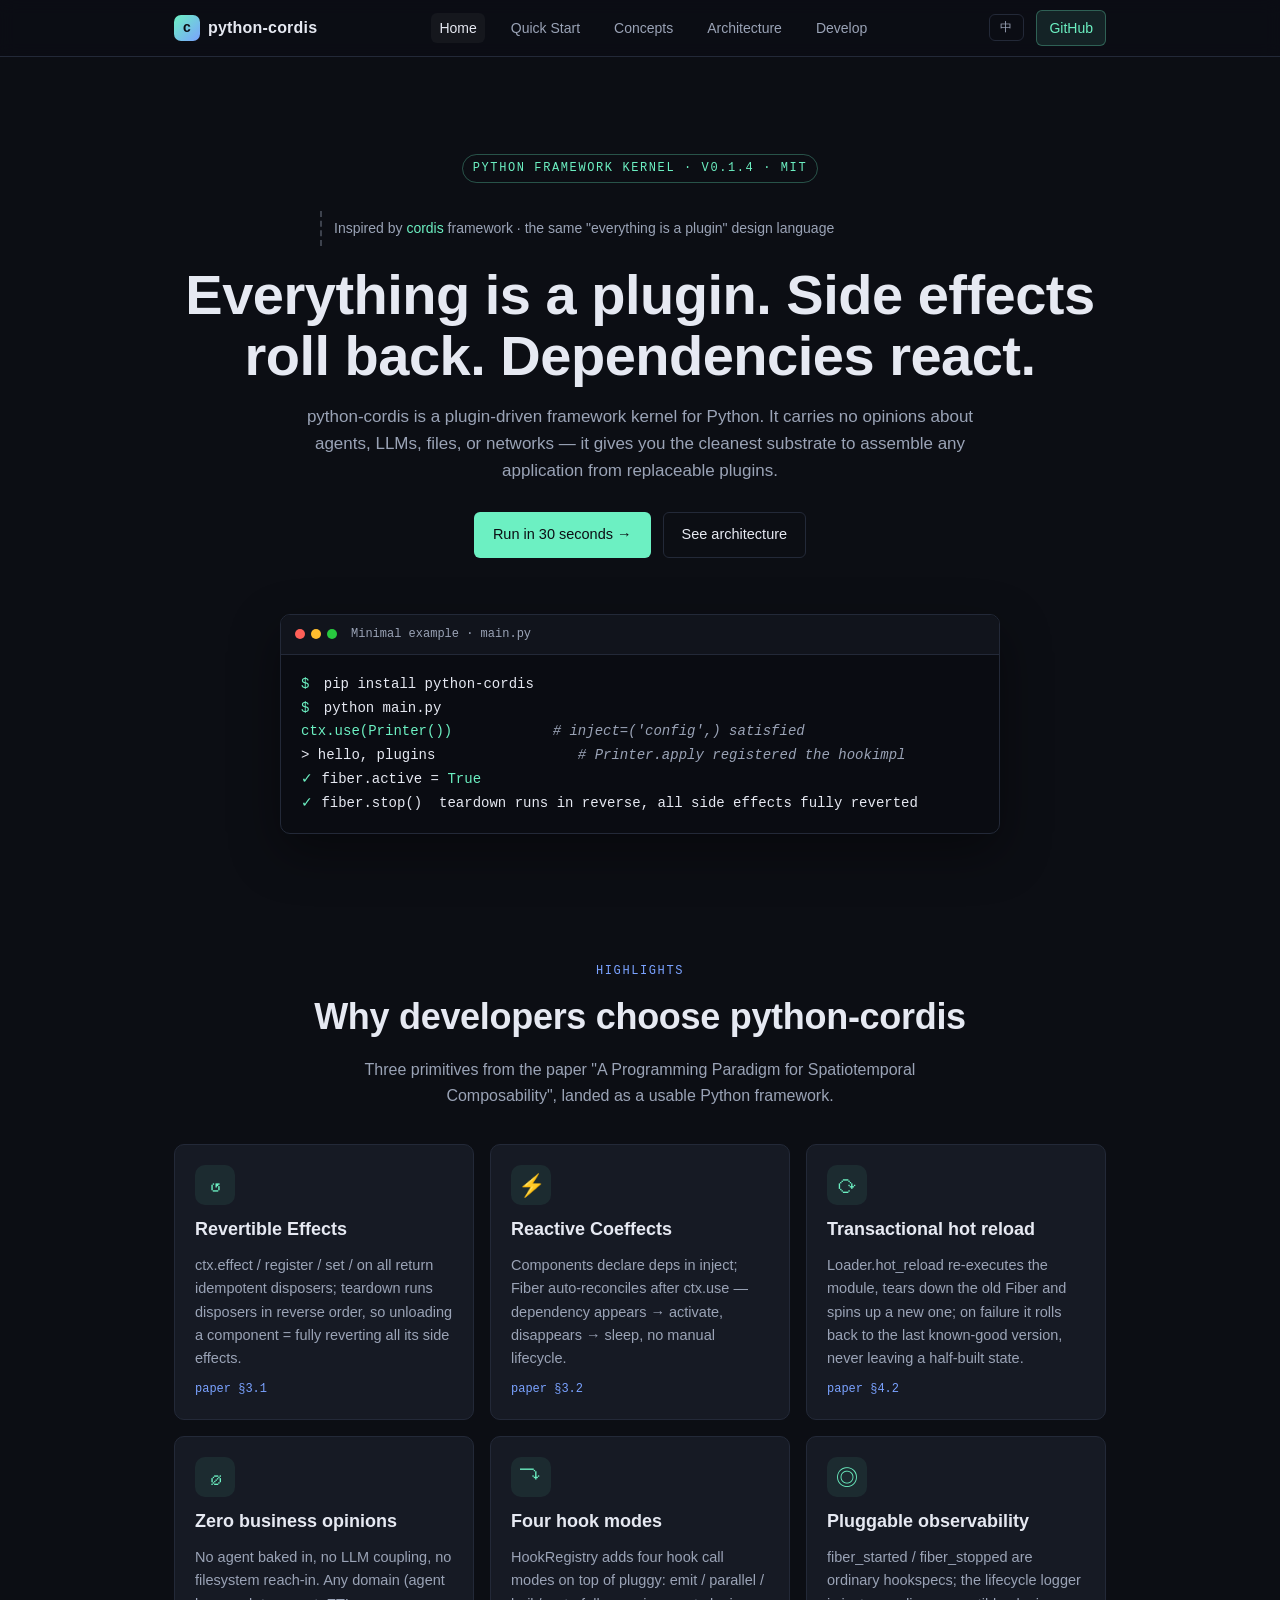
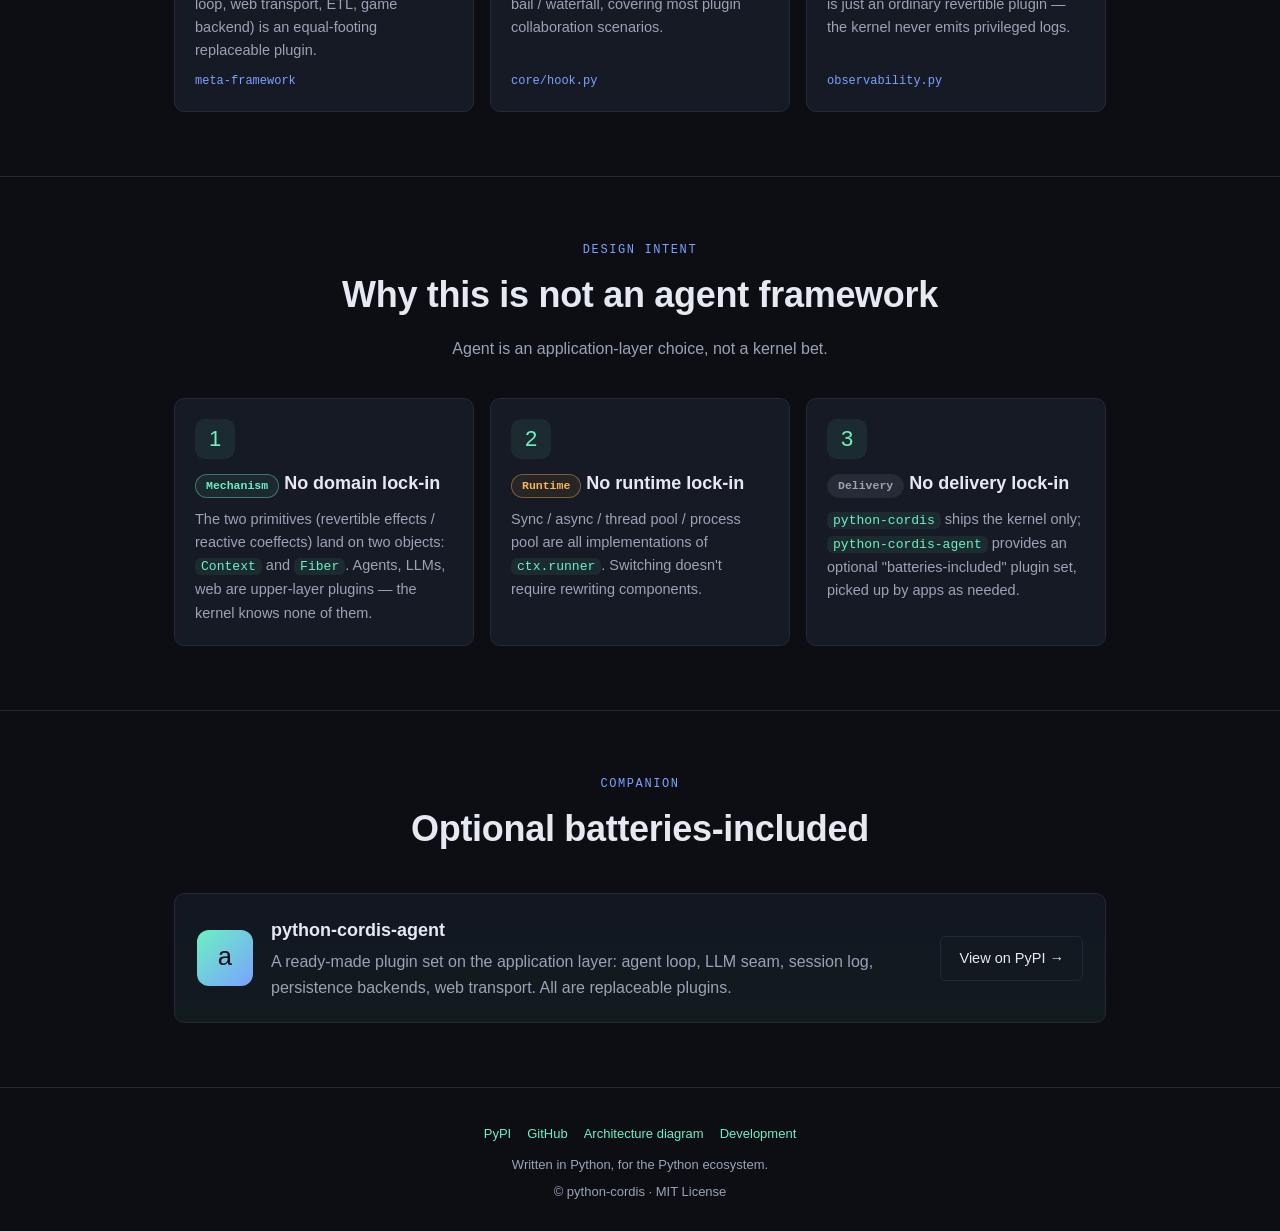
<file: site/index.html>
<!doctype html>
<html lang="zh-CN">
<head>
  <meta charset="utf-8" />
  <meta name="viewport" content="width=device-width, initial-scale=1" />
  <title>python-cordis · Plugin-driven framework kernel for Python</title>
  <meta name="description" content="python-cordis: everything is a plugin. Revertible effects, reactive coeffects, transactional hot reload. A zero-opinion meta-framework kernel." />
  <link rel="stylesheet" href="assets/style.css" />
  <script src="assets/i18n.js" defer></script>
</head>
<body>

<nav class="nav">
  <div class="wrap nav-inner">
    <a class="brand" href="index.html">
      <span class="brand-mark">c</span>
      <span>python-cordis</span>
    </a>
    <div class="nav-links">
      <a href="index.html"        data-i18n="nav.home"></a>
      <a href="quickstart.html"   data-i18n="nav.start"></a>
      <a href="concepts.html"     data-i18n="nav.concepts"></a>
      <a href="architecture.html" data-i18n="nav.arch"></a>
      <a href="dev.html"          data-i18n="nav.dev"></a>
    </div>
    <div class="nav-actions">
      <button class="lang-toggle" data-lang-toggle></button>
      <a class="nav-cta" href="https://github.com/peroxider/python-cordis" data-i18n="nav.cta"></a>
    </div>
  </div>
</nav>

<header class="hero">
  <div class="wrap">
    <div class="hero-eyebrow" data-i18n="hero.kicker"></div>
    <p class="hero-credit" data-i18n-html="hero.credit"></p>
    <h1 data-i18n="hero.title"></h1>
    <p class="hero-tag" data-i18n="hero.tag"></p>
    <div class="hero-cta">
      <a class="btn btn-primary" href="quickstart.html"   data-i18n="hero.cta.primary"></a>
      <a class="btn btn-ghost"   href="architecture.html" data-i18n="hero.cta.ghost"></a>
    </div>

    <div class="terminal">
      <div class="terminal-head">
        <span class="dot r"></span><span class="dot y"></span><span class="dot g"></span>
        <span data-i18n="hero.term.label"></span>
      </div>
      <pre class="terminal-body"><span class="prompt">$</span> pip install python-cordis
<span class="prompt">$</span> python main.py
<span class="hi">ctx.use(Printer())</span>           <span class="com" data-i18n="code.hero.c1"># inject=('config',) 已满足</span>
&gt; hello, plugins                <span class="com" data-i18n="code.hero.c2"># Printer.apply 注册了 hookimpl</span>
<span class="ok">✓</span> fiber.active = <span class="hi">True</span>
<span class="ok">✓</span> fiber.stop()  <span data-i18n="code.hero.c3">拆卸逆序执行,副作用完整撤销</span></pre>
    </div>
  </div>
</header>

<section>
  <div class="wrap">
    <div class="sec-head">
      <div class="kicker" data-i18n="feat.kicker"></div>
      <h2 data-i18n="feat.title"></h2>
      <p data-i18n="feat.tag"></p>
    </div>

    <div class="cards">
      <div class="card">
        <div class="icon">↺</div>
        <h3 data-i18n="feat.rv.title"></h3>
        <p  data-i18n="feat.rv.desc"></p>
        <span class="ref" data-i18n="feat.rv.ref"></span>
      </div>
      <div class="card">
        <div class="icon">⚡</div>
        <h3 data-i18n="feat.co.title"></h3>
        <p  data-i18n="feat.co.desc"></p>
        <span class="ref" data-i18n="feat.co.ref"></span>
      </div>
      <div class="card">
        <div class="icon">⟳</div>
        <h3 data-i18n="feat.hot.title"></h3>
        <p  data-i18n="feat.hot.desc"></p>
        <span class="ref" data-i18n="feat.hot.ref"></span>
      </div>
      <div class="card">
        <div class="icon">∅</div>
        <h3 data-i18n="feat.meta.title"></h3>
        <p  data-i18n="feat.meta.desc"></p>
        <span class="ref" data-i18n="feat.meta.ref"></span>
      </div>
      <div class="card">
        <div class="icon">⤵</div>
        <h3 data-i18n="feat.hook.title"></h3>
        <p  data-i18n="feat.hook.desc"></p>
        <span class="ref" data-i18n="feat.hook.ref"></span>
      </div>
      <div class="card">
        <div class="icon">◎</div>
        <h3 data-i18n="feat.obs.title"></h3>
        <p  data-i18n="feat.obs.desc"></p>
        <span class="ref" data-i18n="feat.obs.ref"></span>
      </div>
    </div>
  </div>
</section>

<section>
  <div class="wrap">
    <div class="sec-head">
      <div class="kicker" data-i18n="why.kicker"></div>
      <h2 data-i18n="why.title"></h2>
      <p data-i18n="why.tag"></p>
    </div>

    <div class="cards">
      <div class="card">
        <div class="icon">1</div>
        <h3 data-i18n-html="why.c1.title"></h3>
        <p  data-i18n-html="why.c1.desc"></p>
      </div>
      <div class="card">
        <div class="icon">2</div>
        <h3 data-i18n-html="why.c2.title"></h3>
        <p  data-i18n-html="why.c2.desc"></p>
      </div>
      <div class="card">
        <div class="icon">3</div>
        <h3 data-i18n-html="why.c3.title"></h3>
        <p  data-i18n-html="why.c3.desc"></p>
      </div>
    </div>
  </div>
</section>

<section>
  <div class="wrap">
    <div class="sec-head">
      <div class="kicker" data-i18n="comp.kicker"></div>
      <h2 data-i18n="comp.title"></h2>
    </div>

    <div class="banner">
      <div class="banner-icon">a</div>
      <div class="banner-body">
        <h3 data-i18n="comp.banner.h"></h3>
        <p  data-i18n="comp.banner.p"></p>
      </div>
      <a class="btn btn-ghost" href="https://pypi.org/project/python-cordis-agent/"
         data-i18n="comp.banner.a"></a>
    </div>
  </div>
</section>

<footer class="foot">
  <div class="wrap">
    <div class="links">
      <a href="https://pypi.org/project/python-cordis/">PyPI</a>
      <a href="https://github.com/peroxider/python-cordis">GitHub</a>
      <a href="https://github.com/peroxider/python-cordis/blob/master/docs/architecture.mmd">Architecture diagram</a>
      <a href="dev.html">Development</a>
    </div>
    <div data-i18n="foot.tag"></div>
    <div style="margin-top:6px">© python-cordis · <span data-i18n="foot.lic"></span></div>
  </div>
</footer>

<script src="assets/main.js" defer></script>
</body>
</html>
</file>
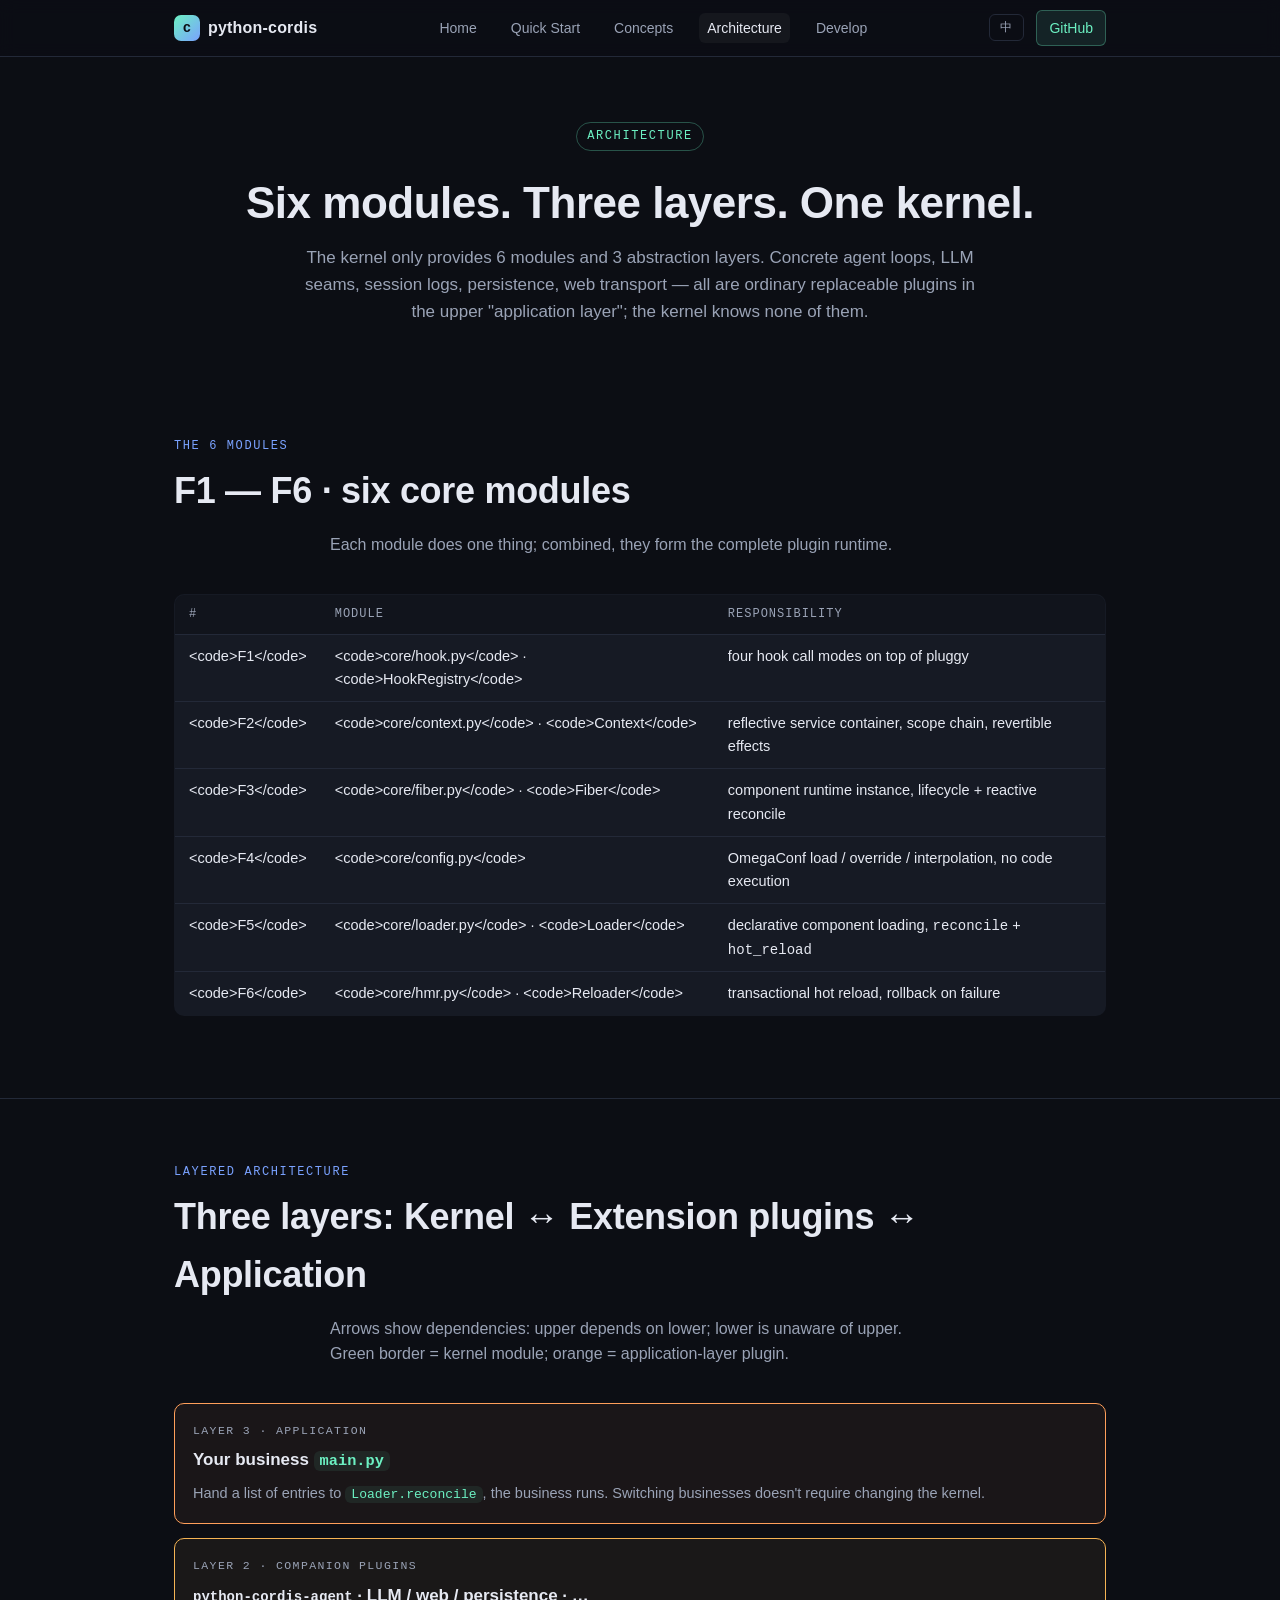
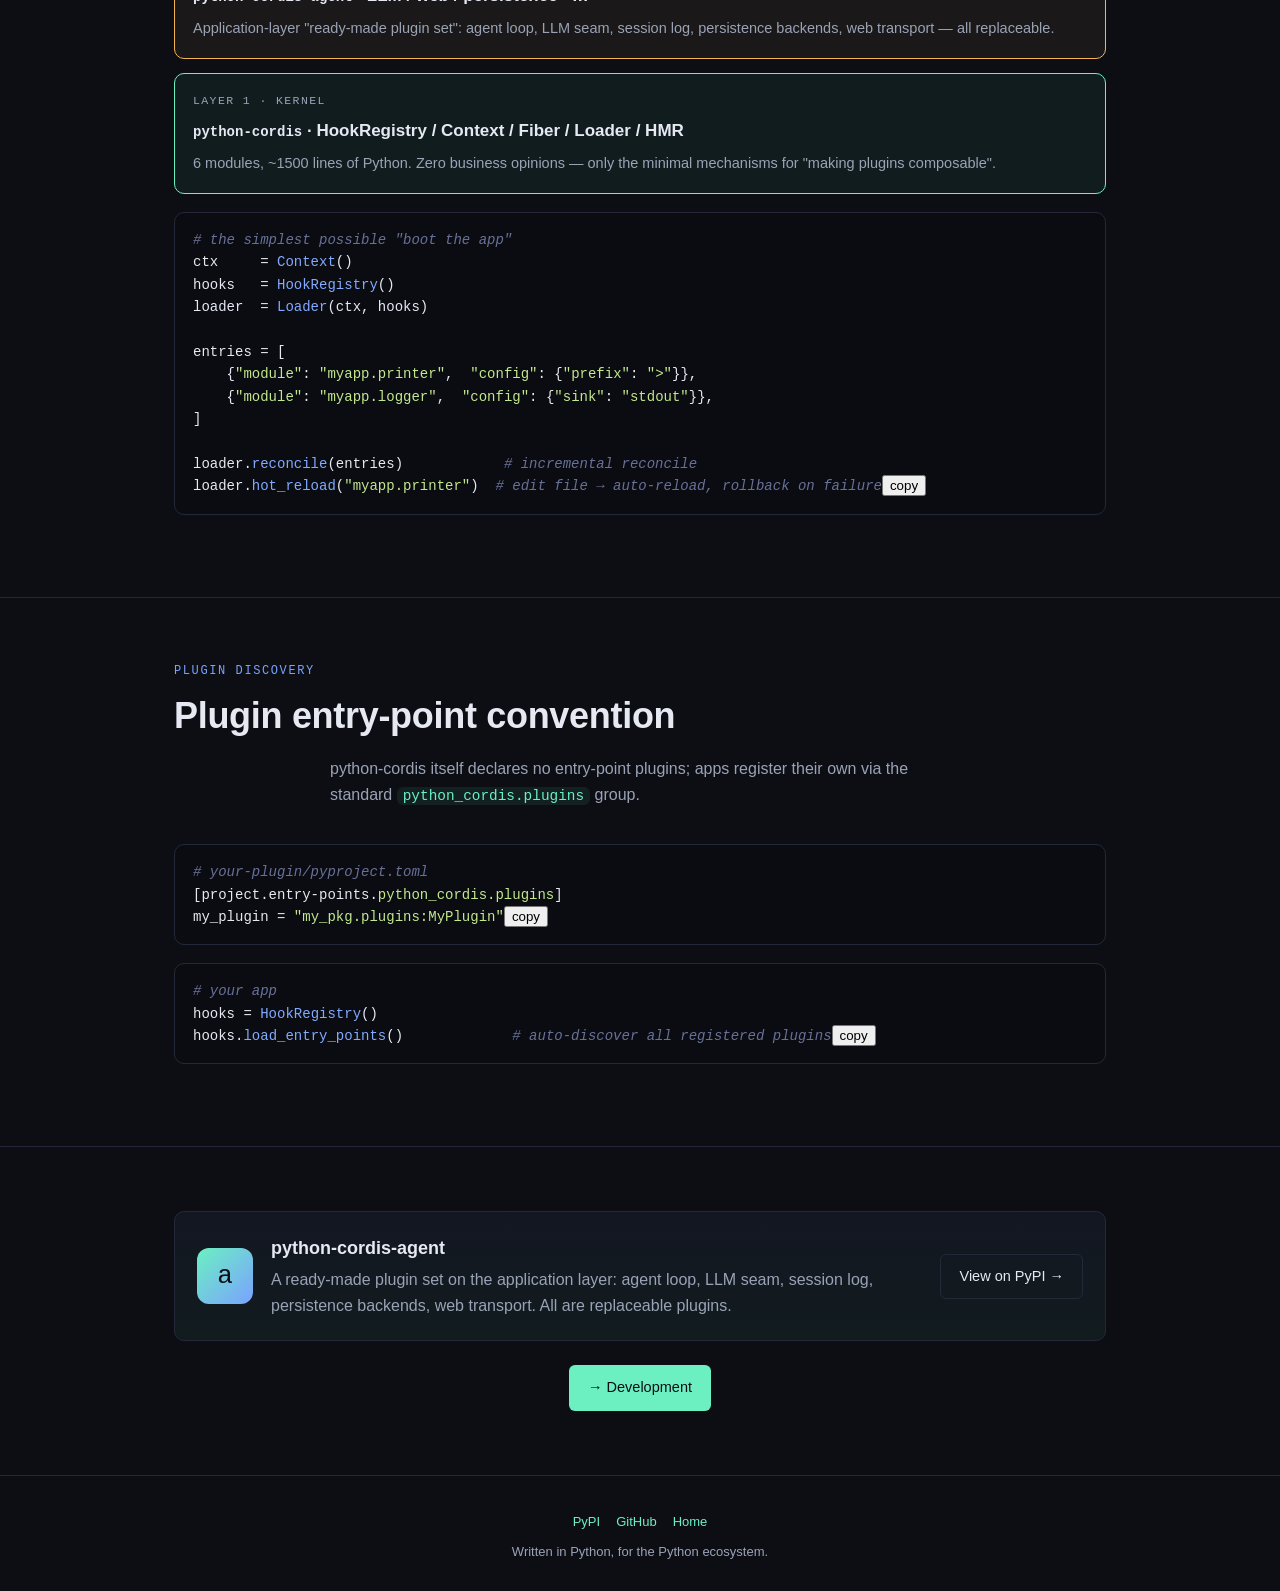
<file: site/architecture.html>
<!doctype html>
<html lang="zh-CN">
<head>
  <meta charset="utf-8" />
  <meta name="viewport" content="width=device-width, initial-scale=1" />
  <title>Architecture · python-cordis</title>
  <meta name="description" content="Six modules (F1–F6), three layers, one kernel. The architecture of python-cordis." />
  <link rel="stylesheet" href="assets/style.css" />
  <script src="assets/i18n.js" defer></script>
</head>
<body>

<nav class="nav">
  <div class="wrap nav-inner">
    <a class="brand" href="index.html">
      <span class="brand-mark">c</span>
      <span>python-cordis</span>
    </a>
    <div class="nav-links">
      <a href="index.html"        data-i18n="nav.home"></a>
      <a href="quickstart.html"   data-i18n="nav.start"></a>
      <a href="concepts.html"     data-i18n="nav.concepts"></a>
      <a href="architecture.html" data-i18n="nav.arch"></a>
      <a href="dev.html"          data-i18n="nav.dev"></a>
    </div>
    <div class="nav-actions">
      <button class="lang-toggle" data-lang-toggle></button>
      <a class="nav-cta" href="https://github.com/peroxider/python-cordis" data-i18n="nav.cta"></a>
    </div>
  </div>
</nav>

<header class="hero" style="padding:64px 0 48px">
  <div class="wrap">
    <div class="hero-eyebrow" data-i18n="nav.arch"></div>
    <h1 style="font-size:clamp(28px,4vw,44px)" data-i18n="arch.h1">Six modules. Three layers. One kernel.</h1>
    <p class="hero-tag" style="margin:0 auto" data-i18n="arch.tag">
      内核只提供 6 个模块、3 个抽象层。具体的 agent 循环、LLM seam、会话日志、持久化、Web 传输
      —— 都是上一层"应用层"的普通可替换插件,内核对它们一无所知。
    </p>
  </div>
</header>

<section>
  <div class="wrap">
    <div class="sec-head" style="text-align:left">
      <div class="kicker" data-i18n="arch.f6.kicker">The 6 modules</div>
      <h2 data-i18n="arch.f6.h2">F1 — F6 · 六个核心模块</h2>
      <p data-i18n="arch.f6.desc">每个模块只做一件事,组合起来就是完整的插件化运行时。</p>
    </div>

    <table>
      <thead>
        <tr><th>#</th><th data-i18n="arch.f6.th.mod">模块</th><th data-i18n="arch.f6.th.dut">职责</th></tr>
      </thead>
      <tbody>
        <tr><td data-i18n="arch.f6.t1.num"><code>F1</code></td><td data-i18n="arch.f6.t1.mod"><code>core/hook.py</code> · <code>HookRegistry</code></td><td data-i18n="arch.f6.t1.dut">pluggy 之上的四种 hook 调用模式</td></tr>
        <tr><td data-i18n="arch.f6.t2.num"><code>F2</code></td><td data-i18n="arch.f6.t2.mod"><code>core/context.py</code> · <code>Context</code></td><td data-i18n="arch.f6.t2.dut">反射式服务容器,scope chain,可逆效应</td></tr>
        <tr><td data-i18n="arch.f6.t3.num"><code>F3</code></td><td data-i18n="arch.f6.t3.mod"><code>core/fiber.py</code> · <code>Fiber</code></td><td data-i18n="arch.f6.t3.dut">组件运行时实例,生命周期 + 反应式 reconcile</td></tr>
        <tr><td data-i18n="arch.f6.t4.num"><code>F4</code></td><td data-i18n="arch.f6.t4.mod"><code>core/config.py</code></td><td data-i18n="arch.f6.t4.dut">OmegaConf 加载/覆盖/插值,无代码执行</td></tr>
        <tr><td data-i18n="arch.f6.t5.num"><code>F5</code></td><td data-i18n="arch.f6.t5.mod"><code>core/loader.py</code> · <code>Loader</code></td><td data-i18n-html="arch.f6.t5.dut">声明式组件加载,<code>reconcile</code> + <code>hot_reload</code></td></tr>
        <tr><td data-i18n="arch.f6.t6.num"><code>F6</code></td><td data-i18n="arch.f6.t6.mod"><code>core/hmr.py</code> · <code>Reloader</code></td><td data-i18n="arch.f6.t6.dut">事务化热重载,失败回滚</td></tr>
      </tbody>
    </table>
  </div>
</section>

<section>
  <div class="wrap">
    <div class="sec-head" style="text-align:left">
      <div class="kicker" data-i18n="arch.layer.kicker">Layered architecture</div>
      <h2 data-i18n="arch.layer.h2">三层:内核 ↔ 扩展插件 ↔ 应用</h2>
      <p data-i18n="arch.layer.desc">箭头方向是依赖关系:上层依赖下层,下层不知道上层的存在。绿色边框 = 内核模块;橙色 = 应用层插件。</p>
    </div>

    <div class="layers">
      <div class="layer app">
        <div class="layer-tag" data-i18n="arch.layer.l3.tag">Layer 3 · Application</div>
        <h4 data-i18n-html="arch.layer.l3.h4">你的业务 <code class="inline">main.py</code></h4>
        <p data-i18n-html="arch.layer.l3.desc">把若干 entry 列表丢给 <code class="inline">Loader.reconcile</code>,业务就跑起来了。换业务不需要改内核。</p>
      </div>
      <div class="layer agent">
        <div class="layer-tag" data-i18n="arch.layer.l2.tag">Layer 2 · Companion plugins</div>
        <h4 data-i18n-html="arch.layer.l2.h4"><code>python-cordis-agent</code> · LLM / web / persistence · …</h4>
        <p data-i18n="arch.layer.l2.desc">应用层的"现成插件集":agent 循环、LLM seam、会话日志、持久化后端、Web 传输,均为可替换插件。</p>
      </div>
      <div class="layer kern">
        <div class="layer-tag" data-i18n="arch.layer.l1.tag">Layer 1 · Kernel</div>
        <h4 data-i18n-html="arch.layer.l1.h4"><code>python-cordis</code> · HookRegistry / Context / Fiber / Loader / HMR</h4>
        <p data-i18n="arch.layer.l1.desc">6 个模块,约 1500 行 Python。零业务预设,只提供"让插件可组合"的最低限度机制。</p>
      </div>
    </div>

<pre class="code"><span class="tk-com" data-i18n="code.arch.c1"># 一次最简单的"启动应用"</span>
ctx     = <span class="tk-cls">Context</span>()
hooks   = <span class="tk-cls">HookRegistry</span>()
loader  = <span class="tk-cls">Loader</span>(ctx, hooks)

entries = [
    {<span class="tk-str">"module"</span>: <span class="tk-str">"myapp.printer"</span>,  <span class="tk-str">"config"</span>: {<span class="tk-str">"prefix"</span>: <span class="tk-str">"&gt;"</span>}},
    {<span class="tk-str">"module"</span>: <span class="tk-str">"myapp.logger"</span>,  <span class="tk-str">"config"</span>: {<span class="tk-str">"sink"</span>: <span class="tk-str">"stdout"</span>}},
]

loader.<span class="tk-fn">reconcile</span>(entries)            <span class="tk-com" data-i18n="code.arch.c2"># 增量 reconcile</span>
loader.<span class="tk-fn">hot_reload</span>(<span class="tk-str">"myapp.printer"</span>)  <span class="tk-com" data-i18n="code.arch.c3"># 改文件 → 自动重载,失败回滚</span></pre>
  </div>
</section>

<section>
  <div class="wrap">
    <div class="sec-head" style="text-align:left">
      <div class="kicker" data-i18n="arch.pe.kicker">Plugin discovery</div>
      <h2 data-i18n="arch.pe.h2">插件入口点约定</h2>
      <p data-i18n-html="arch.pe.desc">python-cordis 自己不声明任何入口点插件;应用通过标准 <code class="inline">python_cordis.plugins</code> group 注册自己的插件。</p>
    </div>

<pre class="code"><span class="tk-com" data-i18n="arch.pe.cap1"># your-plugin/pyproject.toml</span>
[project.entry-points.<span class="tk-str">python_cordis.plugins</span>]
my_plugin = <span class="tk-str">"my_pkg.plugins:MyPlugin"</span></pre>

<pre class="code"><span class="tk-com" data-i18n="arch.pe.cap2"># your app</span>
hooks = <span class="tk-cls">HookRegistry</span>()
hooks.<span class="tk-fn">load_entry_points</span>()             <span class="tk-com" data-i18n="arch.pe.app"># 自动发现所有注册的插件</span></pre>
  </div>
</section>

<section>
  <div class="wrap">
    <div class="banner">
      <div class="banner-icon">a</div>
      <div class="banner-body">
        <h3 data-i18n="comp.banner.h"></h3>
        <p  data-i18n="comp.banner.p"></p>
      </div>
      <a class="btn btn-ghost" href="https://pypi.org/project/python-cordis-agent/"
         data-i18n="comp.banner.a"></a>
    </div>

    <div style="text-align:center; margin-top:24px">
      <a class="btn btn-primary" href="dev.html" data-i18n="arch.cta.dev">→ Development</a>
    </div>
  </div>
</section>

<footer class="foot">
  <div class="wrap">
    <div class="links">
      <a href="https://pypi.org/project/python-cordis/">PyPI</a>
      <a href="https://github.com/peroxider/python-cordis">GitHub</a>
      <a href="index.html" data-i18n="nav.home"></a>
    </div>
    <div data-i18n="foot.tag"></div>
  </div>
</footer>

<script src="assets/main.js" defer></script>
</body>
</html>
</file>
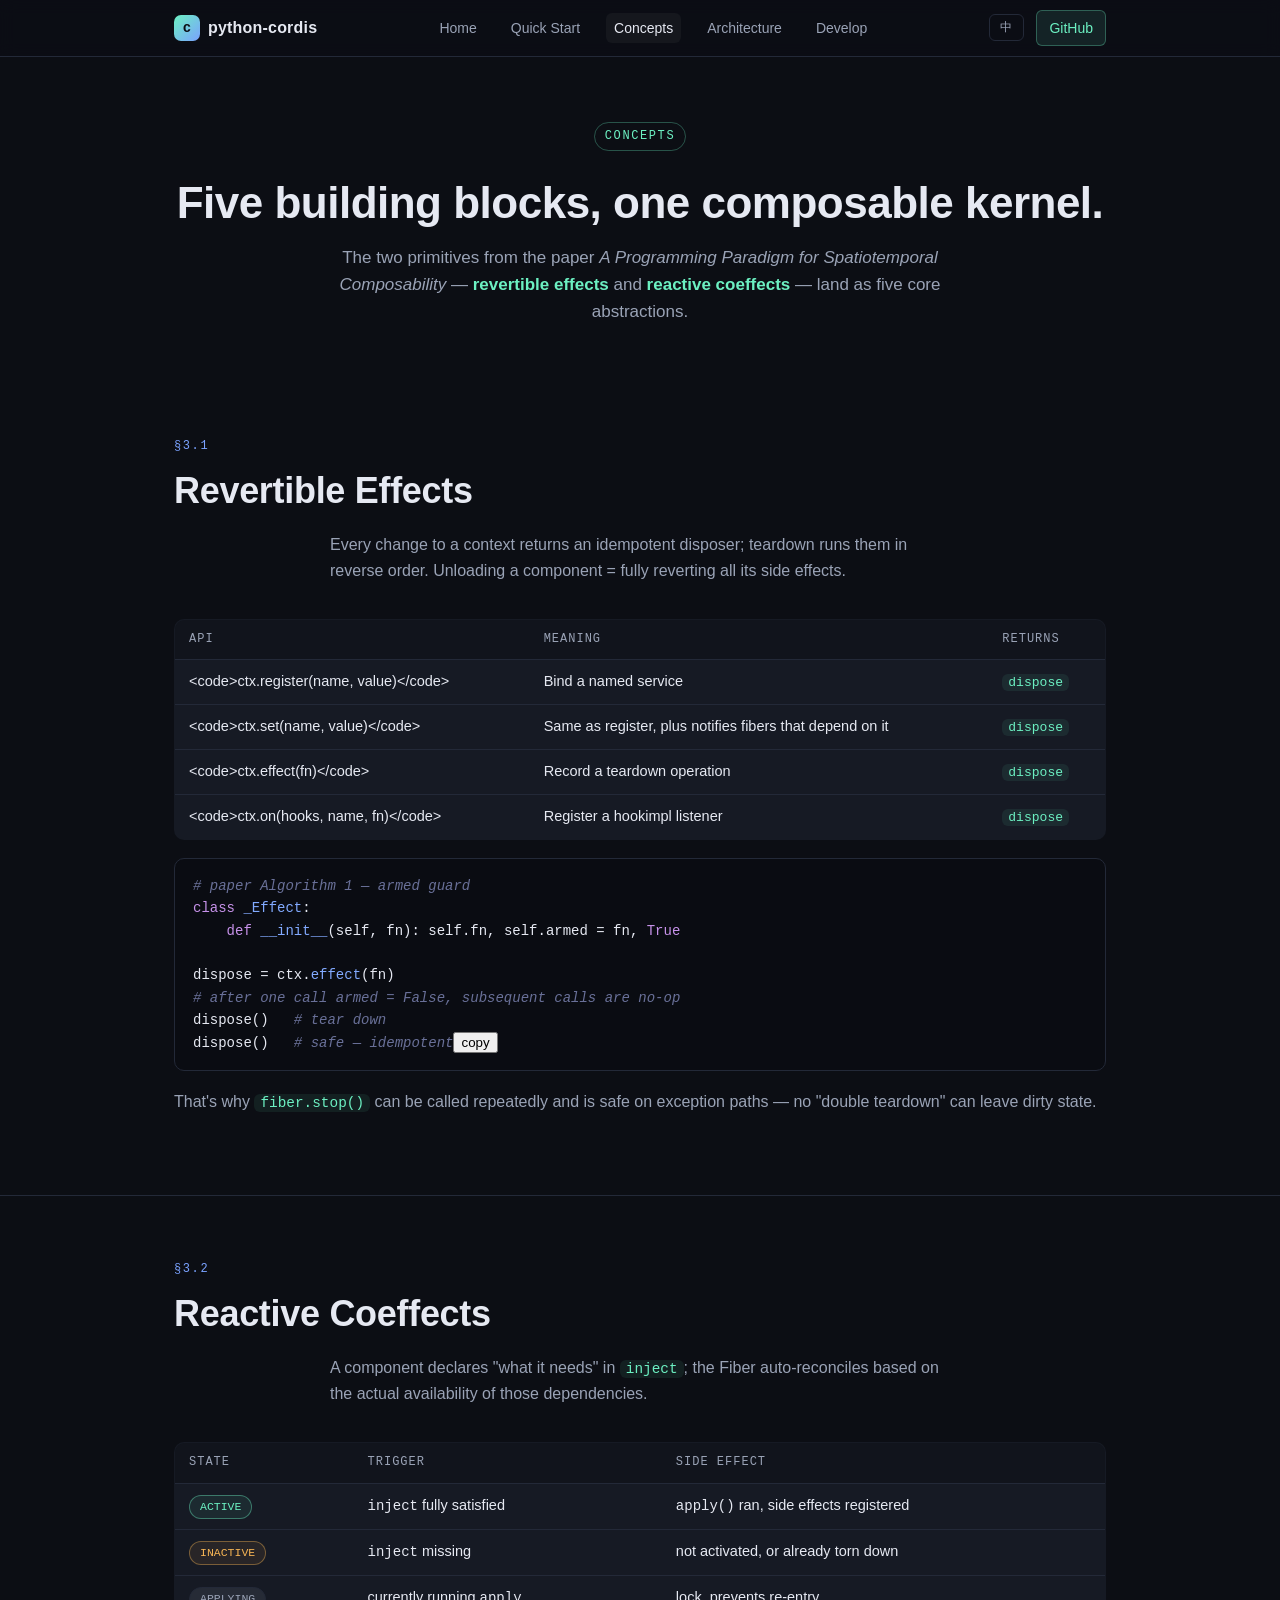
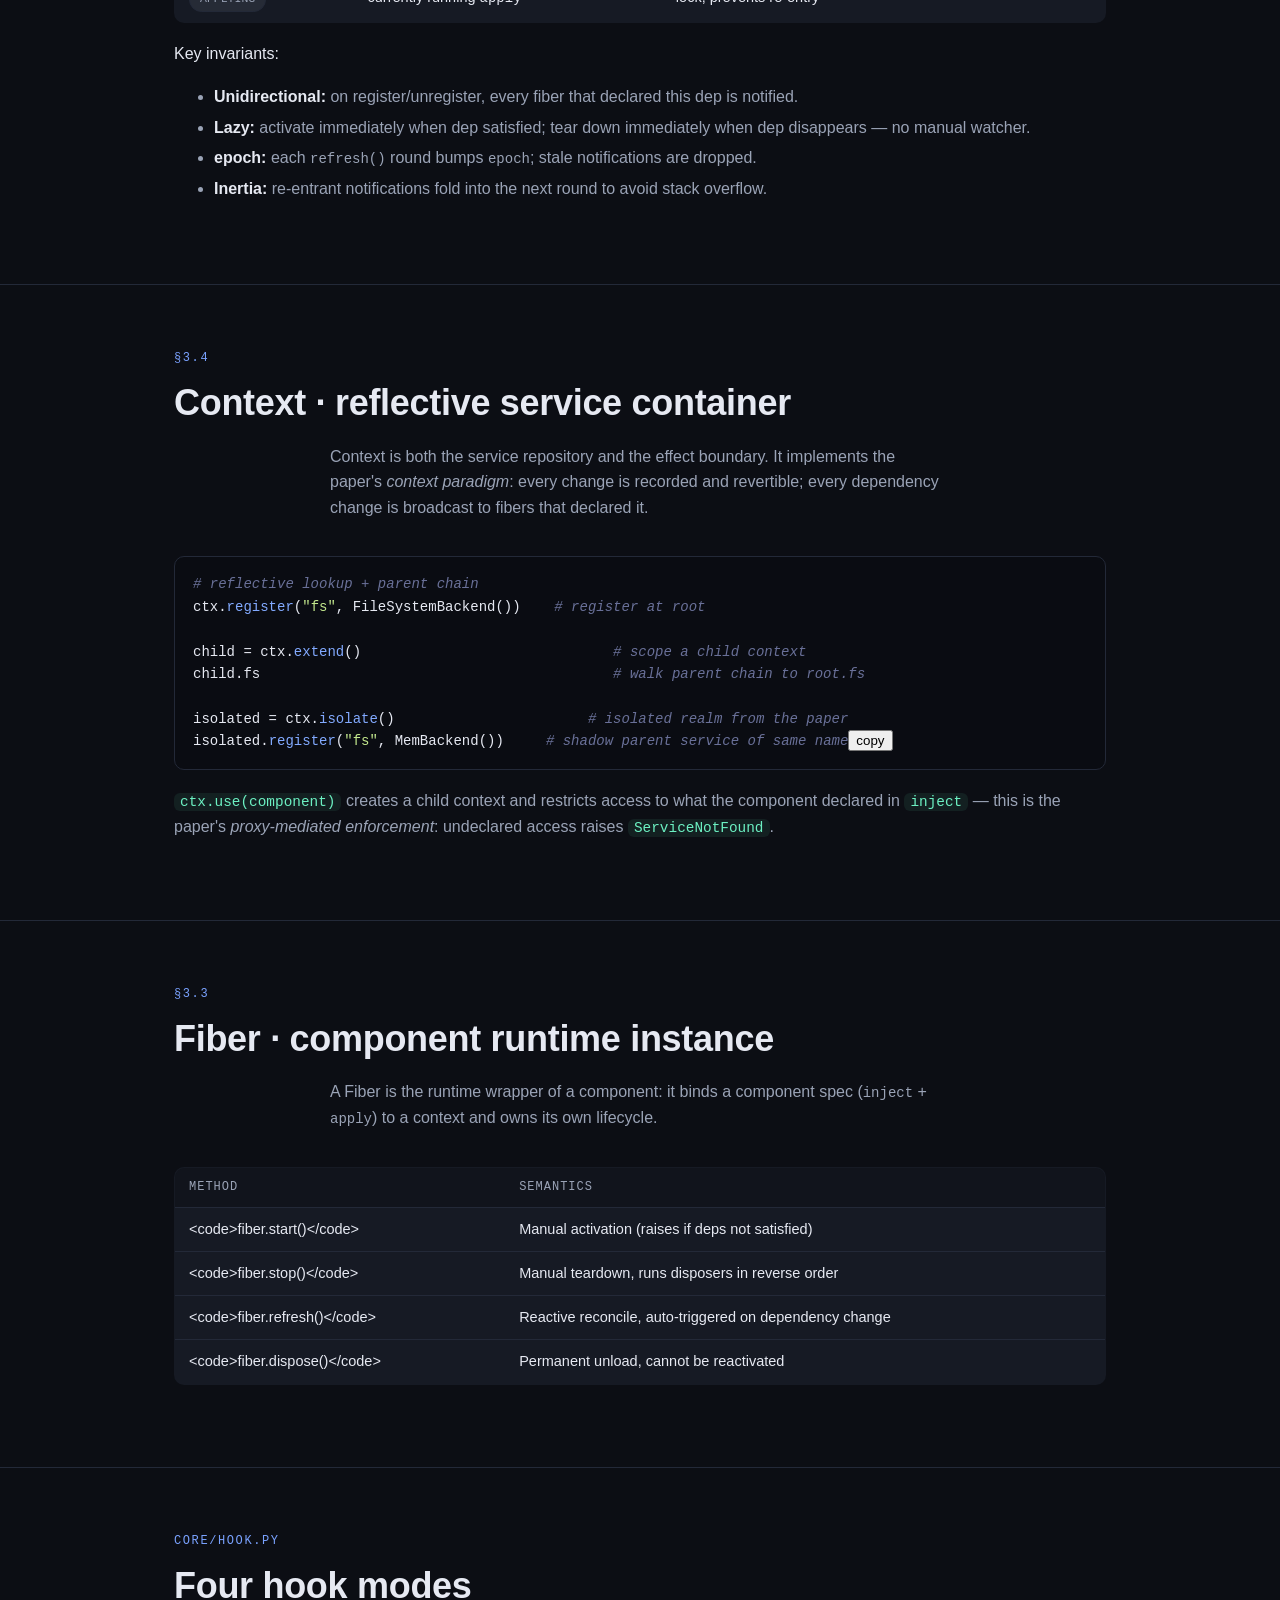
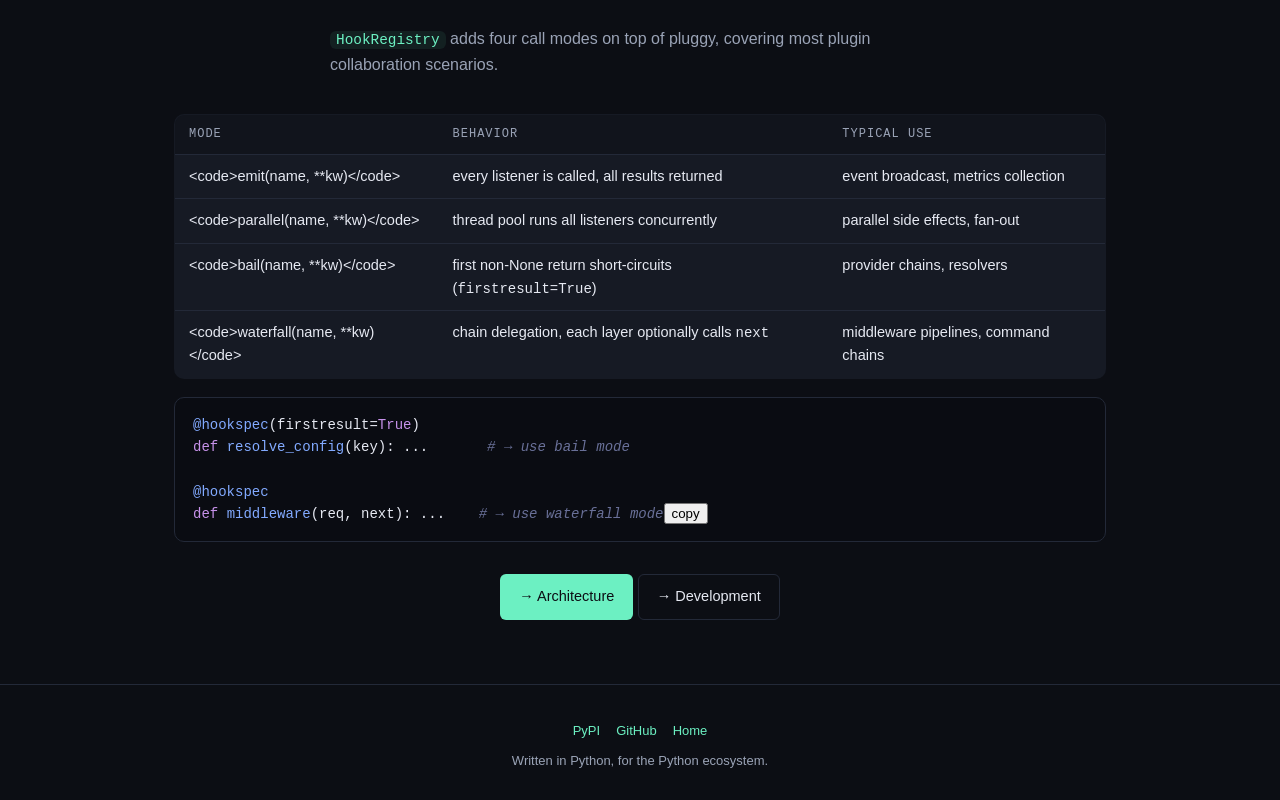
<file: site/concepts.html>
<!doctype html>
<html lang="zh-CN">
<head>
  <meta charset="utf-8" />
  <meta name="viewport" content="width=device-width, initial-scale=1" />
  <title>Core Concepts · python-cordis</title>
  <meta name="description" content="Revertible effects, reactive coeffects, Context, Fiber, and four hook modes — the five building blocks of the cordis kernel." />
  <link rel="stylesheet" href="assets/style.css" />
  <script src="assets/i18n.js" defer></script>
</head>
<body>

<nav class="nav">
  <div class="wrap nav-inner">
    <a class="brand" href="index.html">
      <span class="brand-mark">c</span>
      <span>python-cordis</span>
    </a>
    <div class="nav-links">
      <a href="index.html"        data-i18n="nav.home"></a>
      <a href="quickstart.html"   data-i18n="nav.start"></a>
      <a href="concepts.html"     data-i18n="nav.concepts"></a>
      <a href="architecture.html" data-i18n="nav.arch"></a>
      <a href="dev.html"          data-i18n="nav.dev"></a>
    </div>
    <div class="nav-actions">
      <button class="lang-toggle" data-lang-toggle></button>
      <a class="nav-cta" href="https://github.com/peroxider/python-cordis" data-i18n="nav.cta"></a>
    </div>
  </div>
</nav>

<header class="hero" style="padding:64px 0 48px">
  <div class="wrap">
    <div class="hero-eyebrow" data-i18n="nav.concepts"></div>
    <h1 style="font-size:clamp(28px,4vw,44px)" data-i18n="conc.h1">Five building blocks, one composable kernel.</h1>
    <p class="hero-tag" style="margin:0 auto" data-i18n-html="conc.tag">
      围绕论文 <em>A Programming Paradigm for Spatiotemporal Composability</em> 的两大原语
      —— <strong style="color:var(--accent)">可逆效应</strong> 与 <strong style="color:var(--accent)">反应式余效应</strong> —— 落地为五个核心抽象。
    </p>
  </div>
</header>

<section>
  <div class="wrap">
    <div class="sec-head" style="text-align:left">
      <div class="kicker" data-i18n="conc.rv.kicker">§3.1</div>
      <h2 data-i18n="conc.rv.h2">Revertible Effects · 可逆效应</h2>
      <p data-i18n="conc.rv.desc">每一次对 context 的修改都返回一个幂等 disposer,拆卸时按相反顺序执行反向操作。卸载组件 = 完整撤销它的全部副作用。</p>
    </div>

    <table>
      <thead>
        <tr><th>API</th><th data-i18n="conc.rv.th.meaning">含义</th><th data-i18n="conc.rv.th.returns">返回</th></tr>
      </thead>
      <tbody>
        <tr><td data-i18n="conc.rv.t1.api"><code>ctx.register(name, value)</code></td><td data-i18n="conc.rv.t1.desc">绑定一个具名服务</td><td data-i18n-html="conc.rv.t1.ret"><code class="inline">dispose</code></td></tr>
        <tr><td data-i18n="conc.rv.t2.api"><code>ctx.set(name, value)</code></td><td data-i18n="conc.rv.t2.desc">同 register,并通知依赖它的 fiber</td><td data-i18n-html="conc.rv.t2.ret"><code class="inline">dispose</code></td></tr>
        <tr><td data-i18n="conc.rv.t3.api"><code>ctx.effect(fn)</code></td><td data-i18n="conc.rv.t3.desc">记录一段拆卸操作</td><td data-i18n-html="conc.rv.t3.ret"><code class="inline">dispose</code></td></tr>
        <tr><td data-i18n="conc.rv.t4.api"><code>ctx.on(hooks, name, fn)</code></td><td data-i18n="conc.rv.t4.desc">注册一个 hookimpl 监听</td><td data-i18n-html="conc.rv.t4.ret"><code class="inline">dispose</code></td></tr>
      </tbody>
    </table>

<pre class="code"><span class="tk-com"># paper Algorithm 1 — armed guard</span>
<span class="tk-kw">class</span> <span class="tk-cls">_Effect</span>:
    <span class="tk-kw">def</span> <span class="tk-fn">__init__</span>(self, fn): self.fn, self.armed = fn, <span class="tk-kw">True</span>

dispose = ctx.<span class="tk-fn">effect</span>(fn)
<span class="tk-com" data-i18n="code.crv.c1"># 调用一次后 armed = False,再次调用是 no-op</span>
dispose()   <span class="tk-com" data-i18n="code.crv.c2"># 拆</span>
dispose()   <span class="tk-com" data-i18n="code.crv.c3"># 安全 — 幂等</span></pre>

    <p style="color:var(--text-muted)" data-i18n-html="conc.rv.tail">这就是为什么 <code class="inline">fiber.stop()</code> 可以反复调用,也可以在异常路径上安全调用 —— 不会有"二次拆卸"导致的脏状态。</p>
  </div>
</section>

<section>
  <div class="wrap">
    <div class="sec-head" style="text-align:left">
      <div class="kicker" data-i18n="conc.co.kicker">§3.2</div>
      <h2 data-i18n="conc.co.h2">Reactive Coeffects · 反应式余效应</h2>
      <p data-i18n-html="conc.co.desc">组件在 <code class="inline">inject</code> 里声明它"需要什么",Fiber 会根据依赖的实际可用性自动 reconcile。</p>
    </div>

    <table>
      <thead>
        <tr><th data-i18n="conc.co.th.state">状态</th><th data-i18n-html="conc.co.th.cond">触发条件</th><th data-i18n="conc.co.th.side">副作用</th></tr>
      </thead>
      <tbody>
        <tr><td><span class="pill ok" data-i18n="conc.co.t1.state">ACTIVE</span></td><td data-i18n-html="conc.co.t1.cond"><code>inject</code> 全部满足</td><td data-i18n-html="conc.co.t1.side"><code>apply()</code> 跑过,副作用已注册</td></tr>
        <tr><td><span class="pill warn" data-i18n="conc.co.t2.state">INACTIVE</span></td><td data-i18n-html="conc.co.t2.cond"><code>inject</code> 缺失</td><td data-i18n="conc.co.t2.side">未激活,或已拆卸</td></tr>
        <tr><td><span class="pill" data-i18n="conc.co.t3.state">APPLYING</span></td><td data-i18n-html="conc.co.t3.cond">正在跑 <code>apply</code></td><td data-i18n="conc.co.t3.side">锁,防重入</td></tr>
      </tbody>
    </table>

    <p data-i18n="conc.co.kw">关键不变式:</p>
    <ul style="color:var(--text-muted); line-height:1.9">
      <li data-i18n-html="conc.co.li1"><strong style="color:var(--text)">单向:</strong> 注册 / 注销服务时,所有声明过该依赖的 fiber 都会被通知。</li>
      <li data-i18n-html="conc.co.li2"><strong style="color:var(--text)">惰性:</strong> 依赖满足时立即激活;依赖消失时立即拆卸 — 不需要手写 watcher。</li>
      <li data-i18n-html="conc.co.li3"><strong style="color:var(--text)">epoch:</strong> 每个 <code>refresh()</code> 轮次自增 <code>epoch</code>;陈旧通知被丢弃。</li>
      <li data-i18n-html="conc.co.li4"><strong style="color:var(--text)">惯性:</strong> re-entrant 通知折叠到下一轮,避免栈溢出。</li>
    </ul>
  </div>
</section>

<section>
  <div class="wrap">
    <div class="sec-head" style="text-align:left">
      <div class="kicker" data-i18n="conc.ctx.kicker">§3.4</div>
      <h2 data-i18n="conc.ctx.h2">Context · 反射式服务容器</h2>
      <p data-i18n-html="conc.ctx.desc">Context 既是服务仓库,也是效应边界。它实现论文的 <em>context paradigm</em>:每次变更被记录、可撤销,每次依赖变更被广播给声明它的 fiber。</p>
    </div>

<pre class="code"><span class="tk-com" data-i18n="conc.ctx.cap1"># 反射式查找 + 父链</span>
ctx.<span class="tk-fn">register</span>(<span class="tk-str">"fs"</span>, FileSystemBackend())    <span class="tk-com" data-i18n="conc.ctx.l1"># 在 root 注册</span>

child = ctx.<span class="tk-fn">extend</span>()                              <span class="tk-com" data-i18n="conc.ctx.l2"># scope 子 context</span>
child.fs                                          <span class="tk-com" data-i18n="conc.ctx.l3"># 沿父链找到 root.fs</span>

isolated = ctx.<span class="tk-fn">isolate</span>()                       <span class="tk-com" data-i18n="conc.ctx.l4"># 论文的隔离 realm</span>
isolated.<span class="tk-fn">register</span>(<span class="tk-str">"fs"</span>, MemBackend())     <span class="tk-com" data-i18n="conc.ctx.l5"># shadow 父级同名服务</span></pre>

    <p style="color:var(--text-muted)" data-i18n-html="conc.ctx.tail">
      <code class="inline">ctx.use(component)</code> 会创建一个 child context,并把访问权限限制在组件的
      <code class="inline">inject</code> 声明之内 —— 这就是论文的 <em>proxy-mediated enforcement</em>:
      未声明的访问抛 <code class="inline">ServiceNotFound</code>。
    </p>
  </div>
</section>

<section>
  <div class="wrap">
    <div class="sec-head" style="text-align:left">
      <div class="kicker" data-i18n="conc.fb.kicker">§3.3</div>
      <h2 data-i18n="conc.fb.h2">Fiber · 组件运行时实例</h2>
      <p data-i18n-html="conc.fb.desc">Fiber 是 component 的运行时包装:它把一个组件 spec(<code>inject</code> + <code>apply</code>) 绑定到一个 context,并拥有自己的生命周期。</p>
    </div>

    <table>
      <thead>
        <tr><th data-i18n="conc.fb.th.api">方法</th><th data-i18n="conc.fb.th.sem">语义</th></tr>
      </thead>
      <tbody>
        <tr><td data-i18n="conc.fb.t1.api"><code>fiber.start()</code></td><td data-i18n="conc.fb.t1.desc">手动激活(若依赖不满足则抛错)</td></tr>
        <tr><td data-i18n="conc.fb.t2.api"><code>fiber.stop()</code></td><td data-i18n="conc.fb.t2.desc">手动拆卸,逆序执行所有 disposer</td></tr>
        <tr><td data-i18n="conc.fb.t3.api"><code>fiber.refresh()</code></td><td data-i18n="conc.fb.t3.desc">反应式 reconcile,依赖变更自动触发</td></tr>
        <tr><td data-i18n="conc.fb.t4.api"><code>fiber.dispose()</code></td><td data-i18n="conc.fb.t4.desc">永久卸载,无法再激活</td></tr>
      </tbody>
    </table>
  </div>
</section>

<section>
  <div class="wrap">
    <div class="sec-head" style="text-align:left">
      <div class="kicker" data-i18n="conc.hook.kicker">core/hook.py</div>
      <h2 data-i18n="conc.hook.h2">Four hook modes · 四种调用模式</h2>
      <p data-i18n-html="conc.hook.desc"><code class="inline">HookRegistry</code> 在 pluggy 之上加了四种调用模式,覆盖大多数插件协作场景。</p>
    </div>

    <table>
      <thead>
        <tr><th data-i18n="conc.hook.th.mode">模式</th><th data-i18n="conc.hook.th.beh">行为</th><th data-i18n="conc.hook.th.use">典型用途</th></tr>
      </thead>
      <tbody>
        <tr>
          <td data-i18n="conc.hook.t1.mode"><code>emit(name, **kw)</code></td>
          <td data-i18n="conc.hook.t1.beh">每个监听者都被调用,所有结果返回</td>
          <td data-i18n="conc.hook.t1.use">事件广播、metrics 收集</td>
        </tr>
        <tr>
          <td data-i18n="conc.hook.t2.mode"><code>parallel(name, **kw)</code></td>
          <td data-i18n="conc.hook.t2.beh">线程池并发调用所有监听者</td>
          <td data-i18n="conc.hook.t2.use">并行副作用、fan-out</td>
        </tr>
        <tr>
          <td data-i18n="conc.hook.t3.mode"><code>bail(name, **kw)</code></td>
          <td data-i18n-html="conc.hook.t3.beh">首个非 None 返回短路(<code>firstresult=True</code>)</td>
          <td data-i18n="conc.hook.t3.use">provider 链、解析器</td>
        </tr>
        <tr>
          <td data-i18n="conc.hook.t4.mode"><code>waterfall(name, **kw)</code></td>
          <td data-i18n-html="conc.hook.t4.beh">链式委托,每层可选调用 <code>next</code></td>
          <td data-i18n="conc.hook.t4.use">中间件管道、命令链</td>
        </tr>
      </tbody>
    </table>

<pre class="code"><span class="tk-cls">@hookspec</span>(firstresult=<span class="tk-kw">True</span>)
<span class="tk-kw">def</span> <span class="tk-fn">resolve_config</span>(key): ...       <span class="tk-com" data-i18n="conc.hook.cap1"># → 用 bail 模式</span>

<span class="tk-cls">@hookspec</span>
<span class="tk-kw">def</span> <span class="tk-fn">middleware</span>(req, next): ...    <span class="tk-com" data-i18n="conc.hook.cap2"># → 用 waterfall 模式</span></pre>

    <div style="text-align:center; margin-top:32px">
      <a class="btn btn-primary" href="architecture.html" data-i18n="conc.cta.arch">→ Architecture</a>
      <a class="btn btn-ghost"   href="dev.html"          data-i18n="conc.cta.dev">→ Development</a>
    </div>
  </div>
</section>

<footer class="foot">
  <div class="wrap">
    <div class="links">
      <a href="https://pypi.org/project/python-cordis/">PyPI</a>
      <a href="https://github.com/peroxider/python-cordis">GitHub</a>
      <a href="index.html" data-i18n="nav.home"></a>
    </div>
    <div data-i18n="foot.tag"></div>
  </div>
</footer>

<script src="assets/main.js" defer></script>
</body>
</html>
</file>
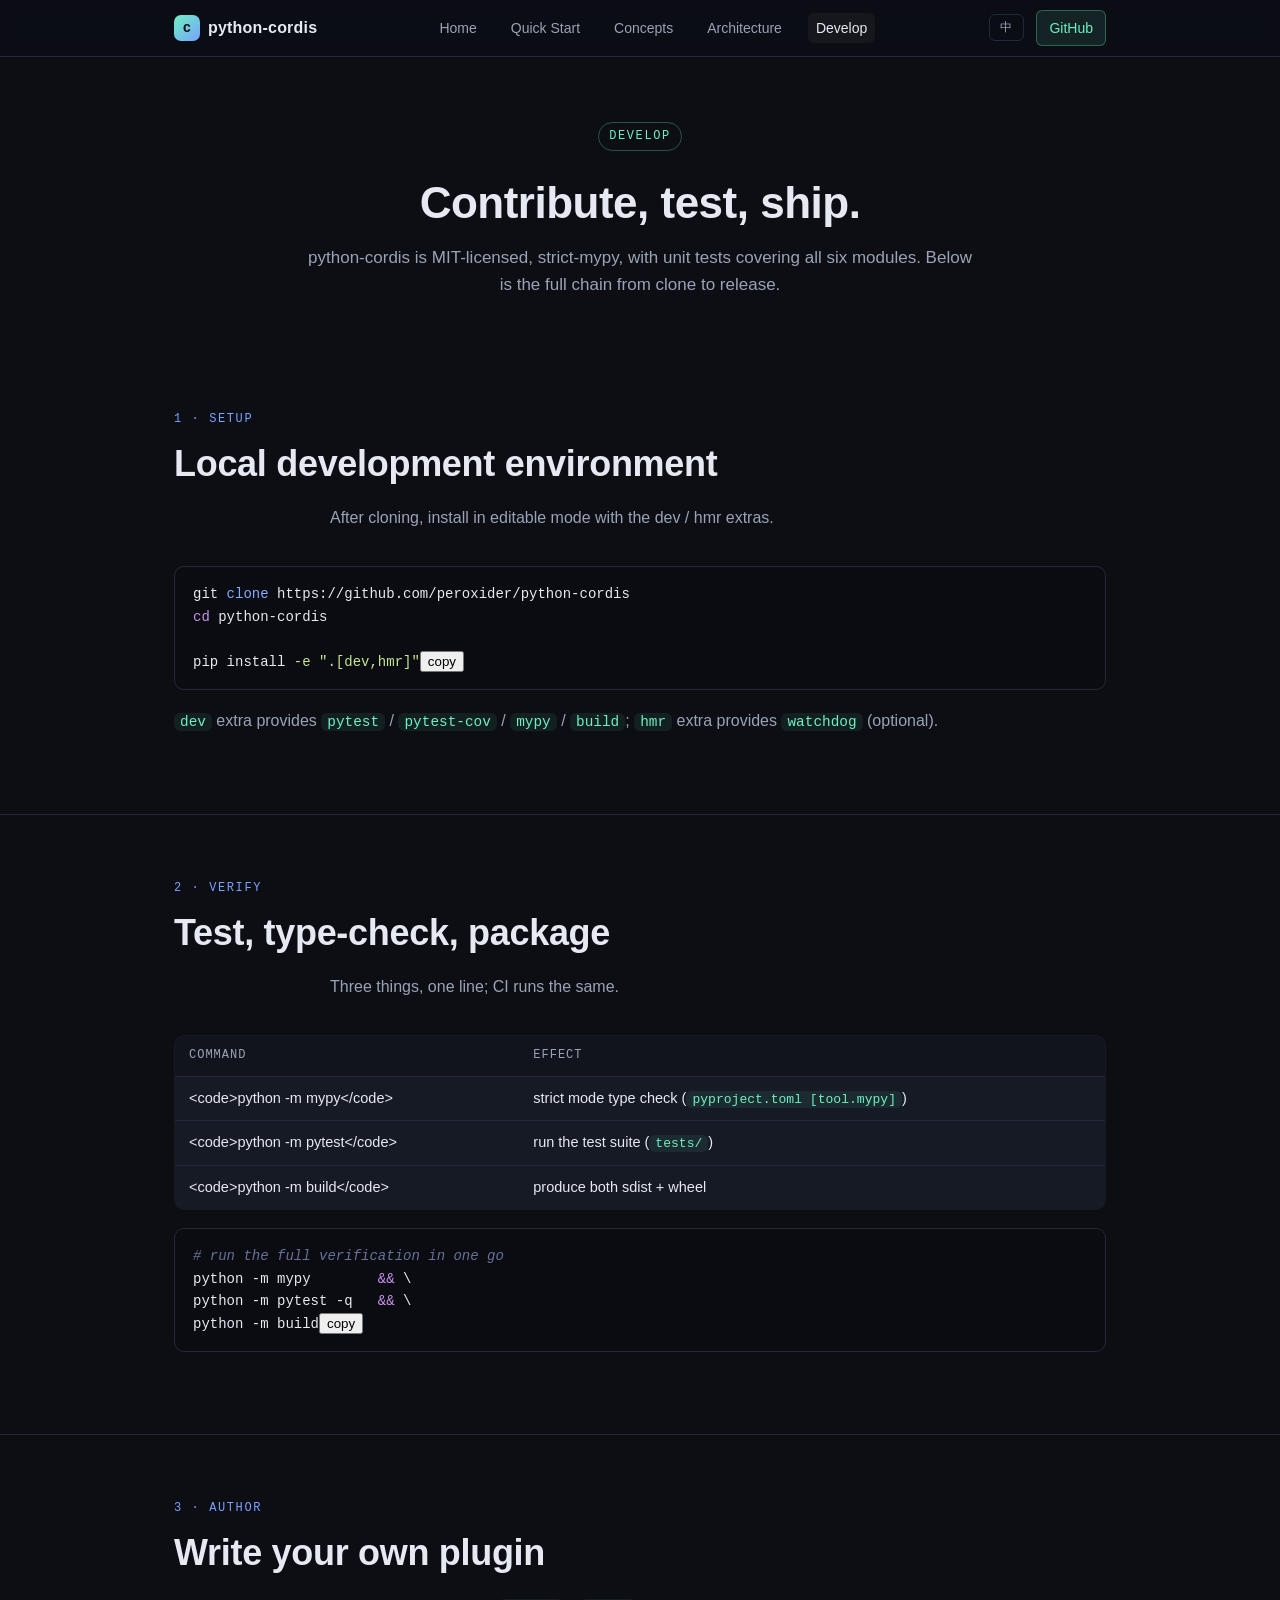
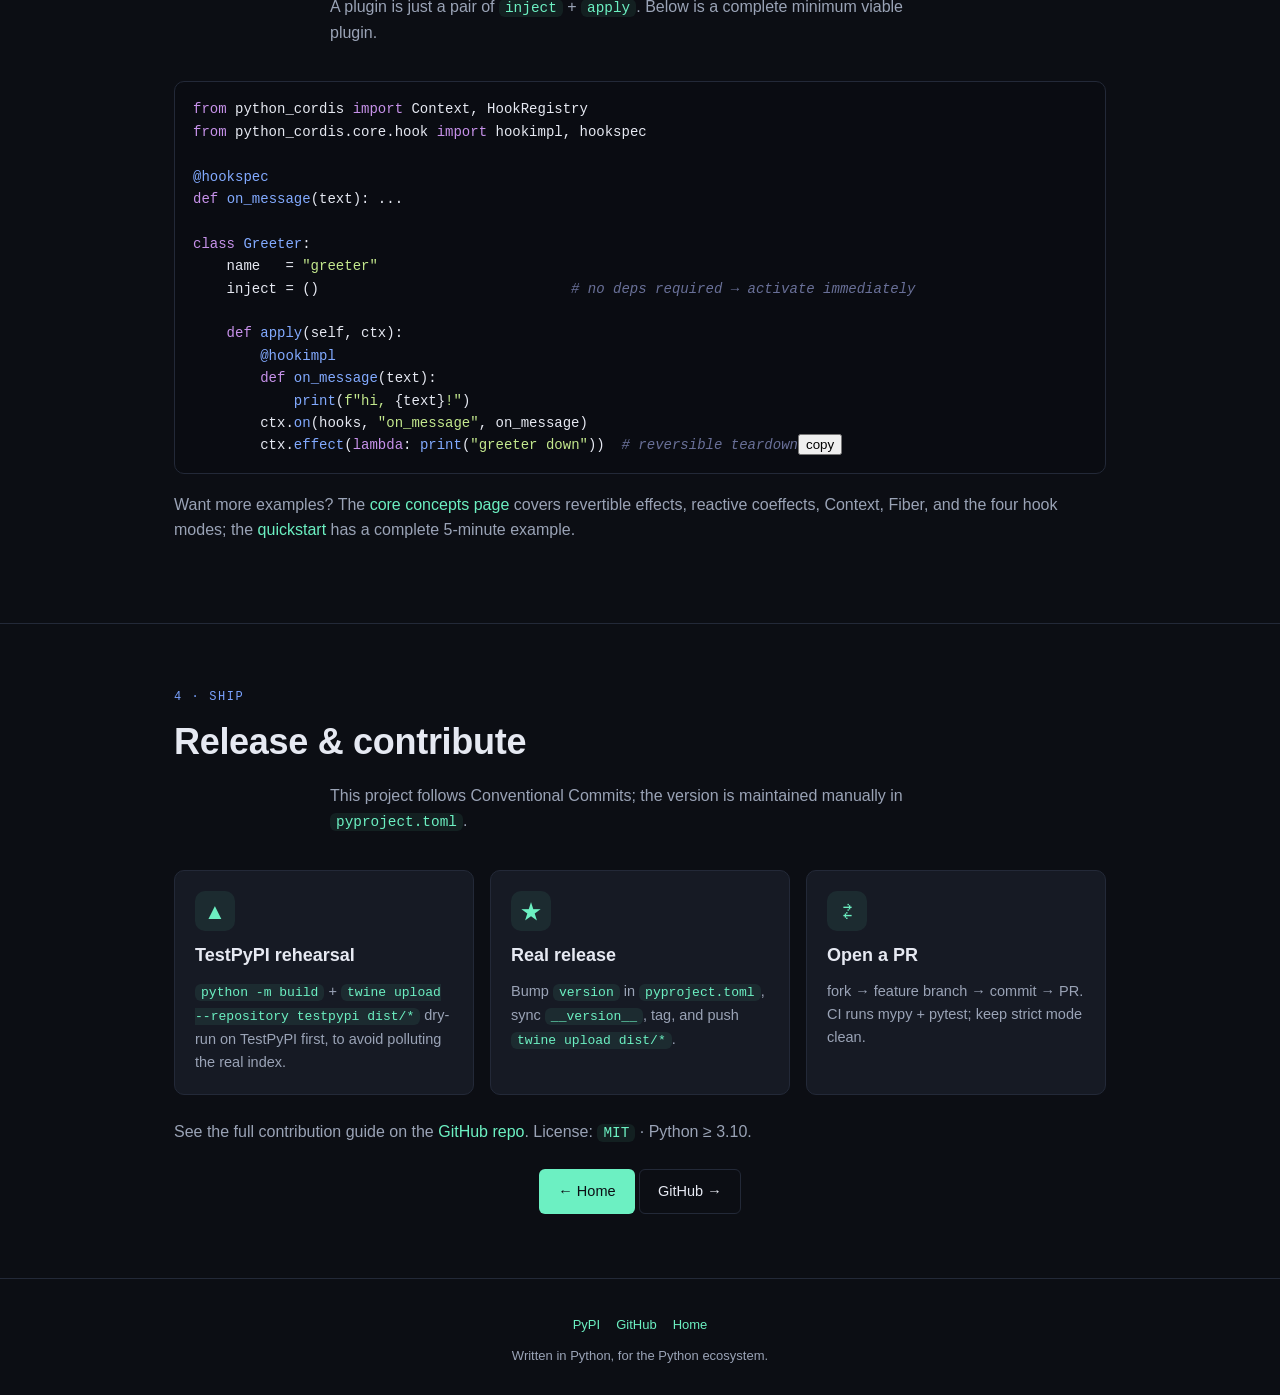
<file: site/dev.html>
<!doctype html>
<html lang="zh-CN">
<head>
  <meta charset="utf-8" />
  <meta name="viewport" content="width=device-width, initial-scale=1" />
  <title>Development · python-cordis</title>
  <meta name="description" content="Set up the dev environment, run tests, type-check, build wheels, and write your own plugin." />
  <link rel="stylesheet" href="assets/style.css" />
  <script src="assets/i18n.js" defer></script>
</head>
<body>

<nav class="nav">
  <div class="wrap nav-inner">
    <a class="brand" href="index.html">
      <span class="brand-mark">c</span>
      <span>python-cordis</span>
    </a>
    <div class="nav-links">
      <a href="index.html"        data-i18n="nav.home"></a>
      <a href="quickstart.html"   data-i18n="nav.start"></a>
      <a href="concepts.html"     data-i18n="nav.concepts"></a>
      <a href="architecture.html" data-i18n="nav.arch"></a>
      <a href="dev.html"          data-i18n="nav.dev"></a>
    </div>
    <div class="nav-actions">
      <button class="lang-toggle" data-lang-toggle></button>
      <a class="nav-cta" href="https://github.com/peroxider/python-cordis" data-i18n="nav.cta"></a>
    </div>
  </div>
</nav>

<header class="hero" style="padding:64px 0 48px">
  <div class="wrap">
    <div class="hero-eyebrow" data-i18n="nav.dev"></div>
    <h1 style="font-size:clamp(28px,4vw,44px)" data-i18n="devs.h1">Contribute, test, ship.</h1>
    <p class="hero-tag" style="margin:0 auto" data-i18n="devs.tag">
      python-cordis 是 MIT 开源、strict mypy、单测覆盖六大模块。下面是从拉源码到发版的完整链路。
    </p>
  </div>
</header>

<section>
  <div class="wrap">
    <div class="sec-head" style="text-align:left">
      <div class="kicker" data-i18n="devs.setup.kicker">1 · Setup</div>
      <h2 data-i18n="devs.setup.h2">本地开发环境</h2>
      <p data-i18n="devs.setup.desc">克隆后可编辑模式安装,自带 dev / hmr 额外依赖。</p>
    </div>

<pre class="code">git <span class="tk-fn">clone</span> https://github.com/peroxider/python-cordis
<span class="tk-kw">cd</span> python-cordis

pip install <span class="tk-str">-e ".[dev,hmr]"</span></pre>

    <p style="color:var(--text-muted)" data-i18n-html="devs.setup.tip"><code class="inline">dev</code> extra 提供 <code class="inline">pytest</code> / <code class="inline">pytest-cov</code> / <code class="inline">mypy</code> / <code class="inline">build</code>;<code class="inline">hmr</code> extra 提供 <code class="inline">watchdog</code>(可选)。</p>
  </div>
</section>

<section>
  <div class="wrap">
    <div class="sec-head" style="text-align:left">
      <div class="kicker" data-i18n="devs.verify.kicker">2 · Verify</div>
      <h2 data-i18n="devs.verify.h2">测试、类型检查、打包</h2>
      <p data-i18n="devs.verify.desc">三件事一行命令;CI 也跑同一组。</p>
    </div>

    <table>
      <thead>
        <tr><th data-i18n="devs.verify.th.cmd">命令</th><th data-i18n="devs.verify.th.eff">作用</th></tr>
      </thead>
      <tbody>
        <tr><td data-i18n="devs.verify.t1.cmd"><code>python -m mypy</code></td><td data-i18n-html="devs.verify.t1.desc">strict 模式类型检查(<code class="inline">pyproject.toml [tool.mypy]</code>)</td></tr>
        <tr><td data-i18n="devs.verify.t2.cmd"><code>python -m pytest</code></td><td data-i18n-html="devs.verify.t2.desc">运行测试套件(<code class="inline">tests/</code>)</td></tr>
        <tr><td data-i18n="devs.verify.t3.cmd"><code>python -m build</code></td><td data-i18n="devs.verify.t3.desc">同时产出 sdist + wheel</td></tr>
      </tbody>
    </table>

<pre class="code"><span class="tk-com" data-i18n="devs.verify.cap"># 一次性跑完整套验证</span>
python -m mypy        <span class="tk-kw">&amp;&amp;</span> \
python -m pytest -q   <span class="tk-kw">&amp;&amp;</span> \
python -m build</pre>
  </div>
</section>

<section>
  <div class="wrap">
    <div class="sec-head" style="text-align:left">
      <div class="kicker" data-i18n="devs.author.kicker">3 · Author</div>
      <h2 data-i18n="devs.author.h2">写你自己的插件</h2>
      <p data-i18n-html="devs.author.desc">插件就是一对 <code class="inline">inject</code> + <code class="inline">apply</code>。下面是 minimum viable plugin 的完整形态。</p>
    </div>

<pre class="code"><span class="tk-kw">from</span> python_cordis <span class="tk-kw">import</span> Context, HookRegistry
<span class="tk-kw">from</span> python_cordis.core.hook <span class="tk-kw">import</span> hookimpl, hookspec

<span class="tk-cls">@hookspec</span>
<span class="tk-kw">def</span> <span class="tk-fn">on_message</span>(text): ...

<span class="tk-kw">class</span> <span class="tk-cls">Greeter</span>:
    name   = <span class="tk-str">"greeter"</span>
    inject = ()                              <span class="tk-com" data-i18n="code.dev.c1"># 不需要任何依赖 → 立即激活</span>

    <span class="tk-kw">def</span> <span class="tk-fn">apply</span>(self, ctx):
        <span class="tk-cls">@hookimpl</span>
        <span class="tk-kw">def</span> <span class="tk-fn">on_message</span>(text):
            <span class="tk-fn">print</span>(<span class="tk-str">f"hi, </span>{text}<span class="tk-str">!"</span>)
        ctx.<span class="tk-fn">on</span>(hooks, <span class="tk-str">"on_message"</span>, on_message)
        ctx.<span class="tk-fn">effect</span>(<span class="tk-kw">lambda</span>: <span class="tk-fn">print</span>(<span class="tk-str">"greeter down"</span>))  <span class="tk-com" data-i18n="code.dev.c2"># 可逆拆卸</span></pre>

    <p style="color:var(--text-muted)" data-i18n-html="devs.author.tail">
      想看更多范例?<a href="concepts.html">核心概念页</a> 讲清了可逆效应 / 反应式余效应 / Context / Fiber / 四种 hook 模式,
      <a href="quickstart.html">快速开始</a> 有完整可跑通的 5 分钟示例。
    </p>
  </div>
</section>

<section>
  <div class="wrap">
    <div class="sec-head" style="text-align:left">
      <div class="kicker" data-i18n="devs.ship.kicker">4 · Ship</div>
      <h2 data-i18n="devs.ship.h2">发版与贡献</h2>
      <p data-i18n-html="devs.ship.desc">本项目遵循 Conventional Commits;版本号手动维护于 <code class="inline">pyproject.toml</code>。</p>
    </div>

    <div class="cards">
      <div class="card">
        <div class="icon">▲</div>
        <h3 data-i18n="devs.ship.c1.h">TestPyPI 验证</h3>
        <p data-i18n-html="devs.ship.c1.desc"><code class="inline">python -m build</code> + <code class="inline">twine upload --repository testpypi dist/*</code> 先在测试环境试一遍,避免污染正式索引。</p>
      </div>
      <div class="card">
        <div class="icon">★</div>
        <h3 data-i18n="devs.ship.c2.h">正式发版</h3>
        <p data-i18n-html="devs.ship.c2.desc">改 <code class="inline">pyproject.toml</code> 中的 <code class="inline">version</code> + 同步 <code class="inline">__version__</code>,打 tag 推 <code class="inline">twine upload dist/*</code>。</p>
      </div>
      <div class="card">
        <div class="icon">⇄</div>
        <h3 data-i18n="devs.ship.c3.h">提 PR</h3>
        <p data-i18n="devs.ship.c3.desc">fork → feature branch → commit → PR。CI 会跑 mypy + pytest,需要保持 strict 模式干净。</p>
      </div>
    </div>

    <p style="margin-top:24px; color:var(--text-muted)" data-i18n-html="devs.ship.tail">
      详细贡献指南见 <a href="https://github.com/peroxider/python-cordis">GitHub repo</a>。
      License: <code class="inline">MIT</code> · Python ≥ 3.10。
    </p>

    <div style="text-align:center; margin-top:24px">
      <a class="btn btn-primary" href="index.html" data-i18n="devs.cta.home">← Home</a>
      <a class="btn btn-ghost"   href="https://github.com/peroxider/python-cordis" data-i18n="devs.cta.gh">GitHub →</a>
    </div>
  </div>
</section>

<footer class="foot">
  <div class="wrap">
    <div class="links">
      <a href="https://pypi.org/project/python-cordis/">PyPI</a>
      <a href="https://github.com/peroxider/python-cordis">GitHub</a>
      <a href="index.html" data-i18n="nav.home"></a>
    </div>
    <div data-i18n="foot.tag"></div>
  </div>
</footer>

<script src="assets/main.js" defer></script>
</body>
</html>
</file>
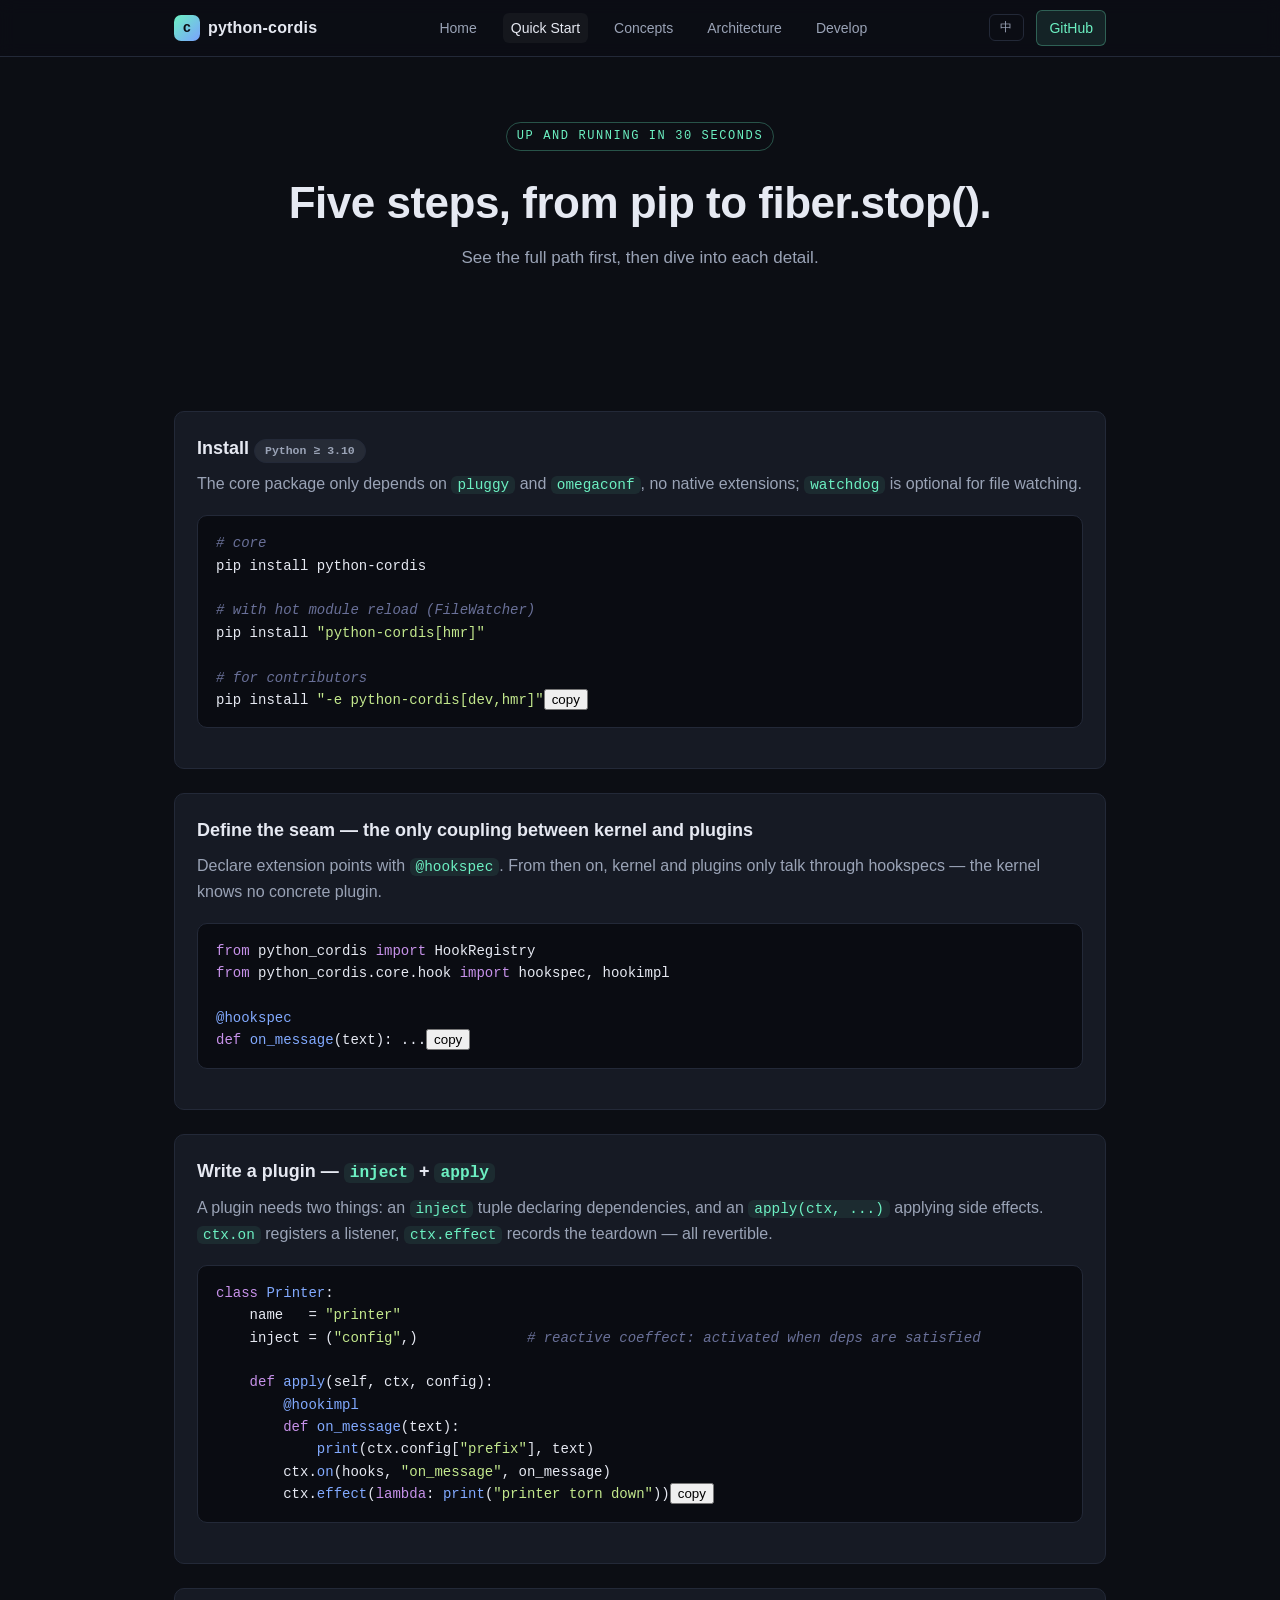
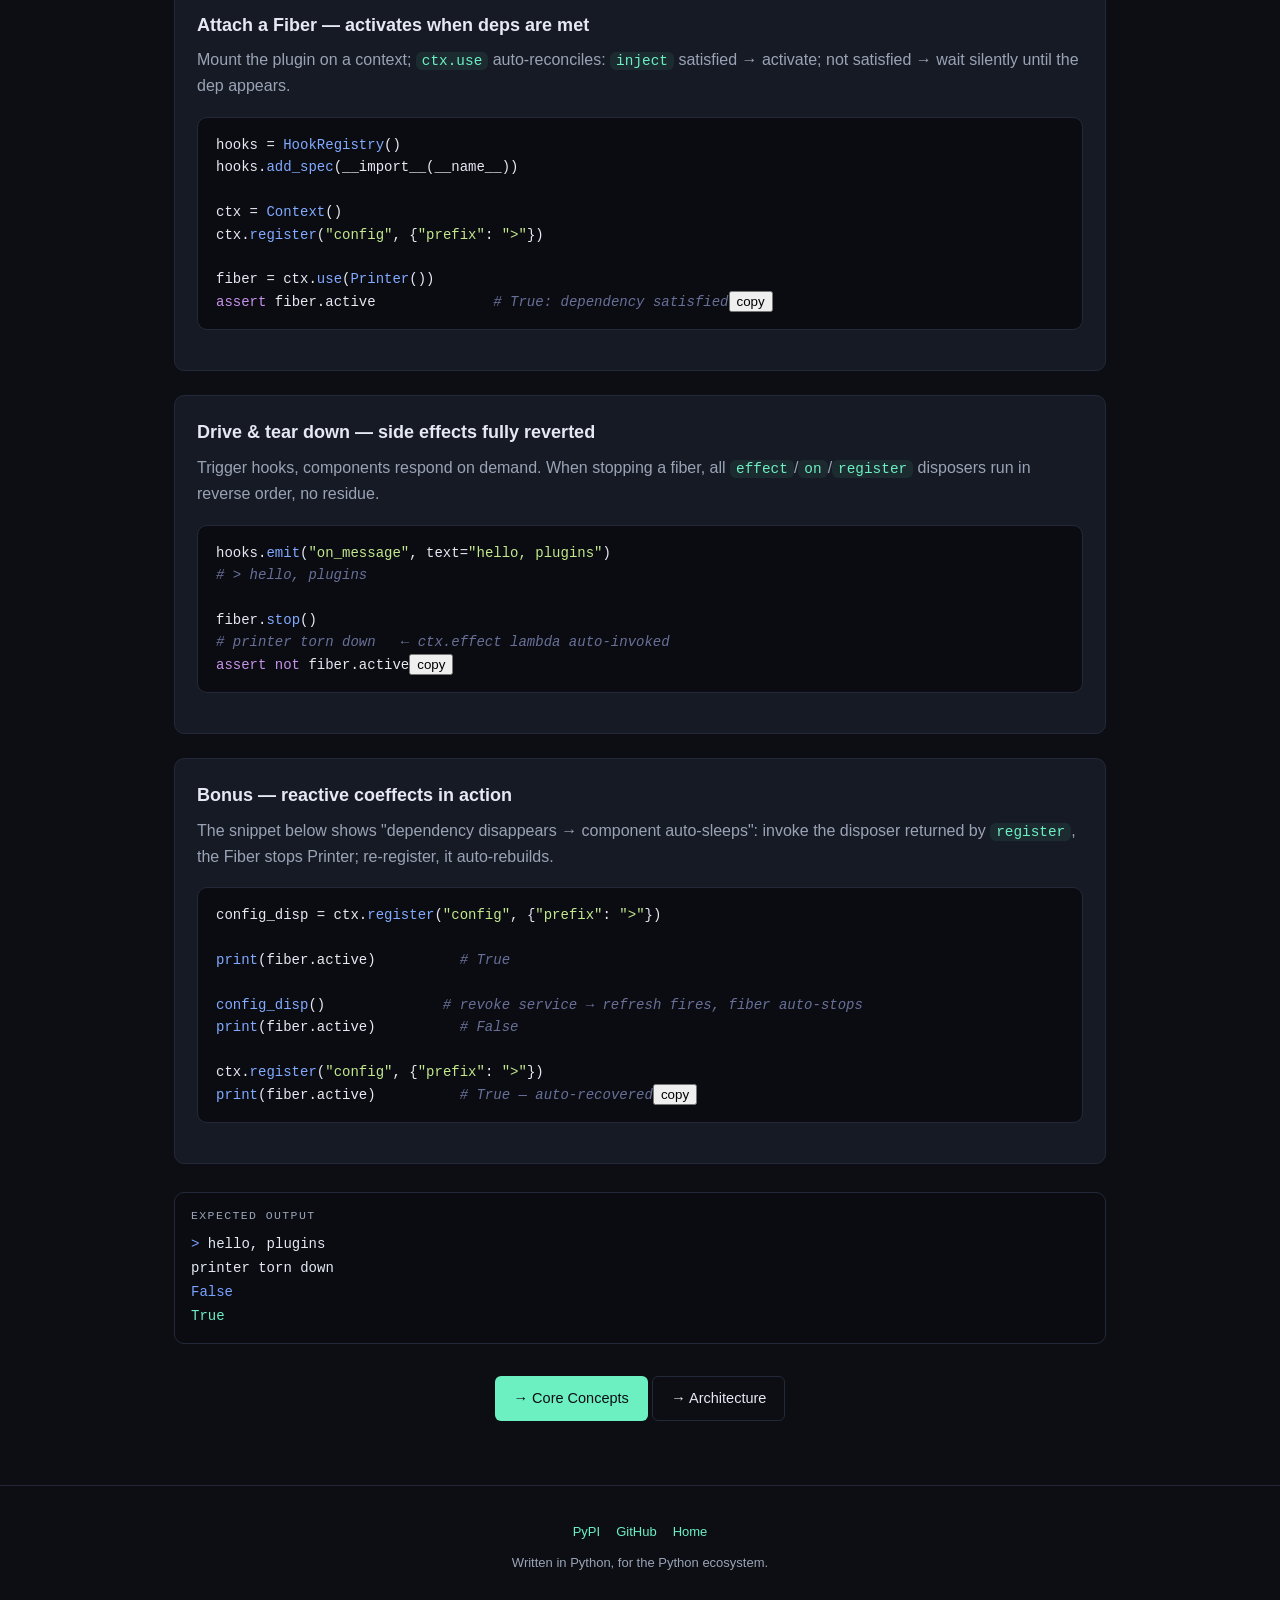
<file: site/quickstart.html>
<!doctype html>
<html lang="zh-CN">
<head>
  <meta charset="utf-8" />
  <meta name="viewport" content="width=device-width, initial-scale=1" />
  <title>Quick Start · python-cordis</title>
  <meta name="description" content="Install python-cordis, write one component, run a Fiber, see hot reload — in five minutes." />
  <link rel="stylesheet" href="assets/style.css" />
  <script src="assets/i18n.js" defer></script>
</head>
<body>

<nav class="nav">
  <div class="wrap nav-inner">
    <a class="brand" href="index.html">
      <span class="brand-mark">c</span>
      <span>python-cordis</span>
    </a>
    <div class="nav-links">
      <a href="index.html"        data-i18n="nav.home"></a>
      <a href="quickstart.html"   data-i18n="nav.start"></a>
      <a href="concepts.html"     data-i18n="nav.concepts"></a>
      <a href="architecture.html" data-i18n="nav.arch"></a>
      <a href="dev.html"          data-i18n="nav.dev"></a>
    </div>
    <div class="nav-actions">
      <button class="lang-toggle" data-lang-toggle></button>
      <a class="nav-cta" href="https://github.com/peroxider/python-cordis" data-i18n="nav.cta"></a>
    </div>
  </div>
</nav>

<header class="hero" style="padding:64px 0 48px">
  <div class="wrap">
    <div class="hero-eyebrow" data-i18n="quick.kicker"></div>
    <h1 style="font-size:clamp(28px,4vw,44px)" data-i18n="quick.title"></h1>
    <p class="hero-tag" data-i18n="quick.tag"></p>
  </div>
</header>

<section>
  <div class="wrap">
    <div class="steps">

      <div class="step">
        <h3 data-i18n-html="quick.s1.title">Install <span class="pill">Python ≥ 3.10</span></h3>
        <p data-i18n-html="quick.s1.desc">核心包只依赖 <code class="inline">pluggy</code> 和 <code class="inline">omegaconf</code>,无原生扩展;可选 <code class="inline">watchdog</code> 提供文件监听。</p>
<pre class="code"><span class="tk-com"># core</span>
pip install python-cordis

<span class="tk-com"># with hot module reload (FileWatcher)</span>
pip install <span class="tk-str">"python-cordis[hmr]"</span>

<span class="tk-com"># for contributors</span>
pip install <span class="tk-str">"-e python-cordis[dev,hmr]"</span></pre>
      </div>

      <div class="step">
        <h3 data-i18n-html="quick.s2.title">Define the seam — 内核与插件唯一的耦合点</h3>
        <p data-i18n-html="quick.s2.desc">用 <code class="inline">@hookspec</code> 声明扩展点。内核与插件从此只通过 hookspec 对话,内核不知道任何具体插件。</p>
<pre class="code"><span class="tk-kw">from</span> python_cordis <span class="tk-kw">import</span> HookRegistry
<span class="tk-kw">from</span> python_cordis.core.hook <span class="tk-kw">import</span> hookspec, hookimpl

<span class="tk-cls">@hookspec</span>
<span class="tk-kw">def</span> <span class="tk-fn">on_message</span>(text): ...</pre>
      </div>

      <div class="step">
        <h3 data-i18n-html="quick.s3.title">Write a plugin — <code class="inline">inject</code> + <code class="inline">apply</code></h3>
        <p data-i18n-html="quick.s3.desc">插件只需要两个东西:声明依赖的 <code class="inline">inject</code> 元组,和应用副作用的 <code class="inline">apply(ctx, ...)</code> 函数。<code class="inline">ctx.on</code> 注册监听,<code class="inline">ctx.effect</code> 记录拆卸操作 — 都是可逆的。</p>
<pre class="code"><span class="tk-kw">class</span> <span class="tk-cls">Printer</span>:
    name   = <span class="tk-str">"printer"</span>
    inject = (<span class="tk-str">"config"</span>,)             <span class="tk-com" data-i18n="code.qs3.c1"># 反应式余效应:依赖满足才激活</span>

    <span class="tk-kw">def</span> <span class="tk-fn">apply</span>(self, ctx, config):
        <span class="tk-cls">@hookimpl</span>
        <span class="tk-kw">def</span> <span class="tk-fn">on_message</span>(text):
            <span class="tk-fn">print</span>(ctx.config[<span class="tk-str">"prefix"</span>], text)
        ctx.<span class="tk-fn">on</span>(hooks, <span class="tk-str">"on_message"</span>, on_message)
        ctx.<span class="tk-fn">effect</span>(<span class="tk-kw">lambda</span>: <span class="tk-fn">print</span>(<span class="tk-str">"printer torn down"</span>))</pre>
      </div>

      <div class="step">
        <h3 data-i18n-html="quick.s4.title">Run a Fiber — 依赖满足即激活</h3>
        <p data-i18n-html="quick.s4.desc">把插件挂在 context 上,<code class="inline">ctx.use</code> 会自动 reconcile:<code class="inline">inject</code> 满足 → 立即激活;不满足 → 静默待命,直到依赖出现。</p>
<pre class="code">hooks = <span class="tk-cls">HookRegistry</span>()
hooks.<span class="tk-fn">add_spec</span>(__import__(__name__))

ctx = <span class="tk-cls">Context</span>()
ctx.<span class="tk-fn">register</span>(<span class="tk-str">"config"</span>, {<span class="tk-str">"prefix"</span>: <span class="tk-str">"&gt;"</span>})

fiber = ctx.<span class="tk-fn">use</span>(<span class="tk-cls">Printer</span>())
<span class="tk-kw">assert</span> fiber.active              <span class="tk-com" data-i18n="code.qs4.c1"># True: 依赖已满足</span></pre>
      </div>

      <div class="step">
        <h3 data-i18n-html="quick.s5.title">Drive it &amp; tear down — 副作用完整撤销</h3>
        <p data-i18n-html="quick.s5.desc">触发 hook,组件按需响应。停止 fiber 时,所有 <code class="inline">effect</code>/<code class="inline">on</code>/<code class="inline">register</code> 的 disposer 按相反顺序执行,无残留。</p>
<pre class="code">hooks.<span class="tk-fn">emit</span>(<span class="tk-str">"on_message"</span>, text=<span class="tk-str">"hello, plugins"</span>)
<span class="tk-com"># &gt; hello, plugins</span>

fiber.<span class="tk-fn">stop</span>()
<span class="tk-com" data-i18n="code.qs5.c1"># printer torn down   ← 自动调用 ctx.effect 注册的 lambda</span>
<span class="tk-kw">assert not</span> fiber.active</pre>
      </div>

      <div class="step">
        <h3 data-i18n-html="quick.s6.title">Bonus — 反应式余效应实战</h3>
        <p data-i18n-html="quick.s6.desc">下面这段直接展示"依赖消失 → 组件自动休眠":把 <code class="inline">register</code> 返回的 disposer 调用一下,Fiber 会把 Printer 拆掉;再注册,自动重建。</p>
<pre class="code">config_disp = ctx.<span class="tk-fn">register</span>(<span class="tk-str">"config"</span>, {<span class="tk-str">"prefix"</span>: <span class="tk-str">"&gt;"</span>})

<span class="tk-fn">print</span>(fiber.active)          <span class="tk-com"># True</span>

<span class="tk-fn">config_disp</span>()              <span class="tk-com" data-i18n="code.qs6.c1"># 撤销服务 → refresh 触发,fiber 自动 stop()</span>
<span class="tk-fn">print</span>(fiber.active)          <span class="tk-com"># False</span>

ctx.<span class="tk-fn">register</span>(<span class="tk-str">"config"</span>, {<span class="tk-str">"prefix"</span>: <span class="tk-str">"&gt;"</span>})
<span class="tk-fn">print</span>(fiber.active)          <span class="tk-com" data-i18n="code.qs6.c2"># True — 自动恢复</span></pre>
      </div>

    </div>

    <div class="output">
      <span class="label" data-i18n="quick.out.label">Expected output</span>
      <div class="row"><span class="info">&gt;</span> hello, plugins</div>
      <div class="row">printer torn down</div>
      <div class="row"><span class="info">False</span></div>
      <div class="row"><span class="ok">True</span></div>
    </div>

    <div style="text-align:center; margin-top:32px">
      <a class="btn btn-primary" href="concepts.html"     data-i18n="quick.cta.next.c">→ Core Concepts</a>
      <a class="btn btn-ghost"   href="architecture.html" data-i18n="quick.cta.next.a">→ Architecture</a>
    </div>
  </div>
</section>

<footer class="foot">
  <div class="wrap">
    <div class="links">
      <a href="https://pypi.org/project/python-cordis/">PyPI</a>
      <a href="https://github.com/peroxider/python-cordis">GitHub</a>
      <a href="index.html" data-i18n="nav.home"></a>
    </div>
    <div data-i18n="foot.tag"></div>
  </div>
</footer>

<script src="assets/main.js" defer></script>
</body>
</html>
</file>
<file: site/assets/style.css>
/* ============================================================
   python-cordis promo site
   Minimal hand-rolled stylesheet. No framework, no preprocessor.
   ============================================================ */

:root {
  --bg:        #0c0e14;
  --bg-soft:   #11141c;
  --bg-card:   #161a24;
  --border:    #232938;
  --text:      #e6e9f2;
  --text-muted:#9aa3b6;
  --accent:    #6cf0c2;
  --accent-2:  #7aa2ff;
  --warn:      #f5b454;
  --danger:    #ff7a7a;
  --code-bg:   #0a0c12;

  --mono: ui-monospace, "JetBrains Mono", "SF Mono", Menlo,
          Consolas, "Liberation Mono", monospace;
  --sans: -apple-system, BlinkMacSystemFont, "Segoe UI", "PingFang SC",
          "Hiragino Sans GB", "Microsoft YaHei", Roboto, sans-serif;

  --radius:    10px;
  --radius-sm: 6px;
  --wrap:      980px;
}

* { box-sizing: border-box; }

html, body {
  margin: 0;
  padding: 0;
  background: var(--bg);
  color: var(--text);
  font-family: var(--sans);
  font-size: 16px;
  line-height: 1.6;
  -webkit-font-smoothing: antialiased;
  text-rendering: optimizeLegibility;
}

a { color: var(--accent); text-decoration: none; }
a:hover { text-decoration: underline; }

code, pre {
  font-family: var(--mono);
  font-size: 14px;
}

code.inline {
  background: rgba(108, 240, 194, 0.08);
  color: var(--accent);
  padding: 1px 6px;
  border-radius: var(--radius-sm);
  font-size: 0.9em;
}

.wrap { max-width: var(--wrap); margin: 0 auto; padding: 0 24px; }

/* ============================================================ nav */
.nav {
  position: sticky;
  top: 0;
  z-index: 50;
  background: rgba(12, 14, 20, 0.85);
  backdrop-filter: saturate(140%) blur(8px);
  -webkit-backdrop-filter: saturate(140%) blur(8px);
  border-bottom: 1px solid var(--border);
}
.nav-inner {
  display: flex;
  align-items: center;
  justify-content: space-between;
  height: 56px;
}
.brand {
  display: inline-flex;
  align-items: center;
  gap: 8px;
  color: var(--text);
  font-weight: 600;
  letter-spacing: 0.2px;
}
.brand:hover { text-decoration: none; }
.brand-mark {
  display: inline-flex;
  width: 26px; height: 26px;
  align-items: center; justify-content: center;
  border-radius: 7px;
  background: linear-gradient(135deg, var(--accent), var(--accent-2));
  color: #0c0e14;
  font-family: var(--mono);
  font-weight: 700;
  font-size: 14px;
}
.nav-links {
  display: flex;
  gap: 18px;
  flex: 1;
  justify-content: center;
}
.nav-links a {
  color: var(--text-muted);
  font-size: 14px;
  padding: 4px 8px;
  border-radius: var(--radius-sm);
}
.nav-links a:hover { color: var(--text); text-decoration: none; }
.nav-links a.active { color: var(--text); background: rgba(255,255,255,0.04); }
.nav-actions { display: inline-flex; align-items: center; gap: 12px; }
.nav-cta {
  display: inline-block;
  padding: 6px 12px;
  border-radius: var(--radius-sm);
  background: rgba(108, 240, 194, 0.1);
  color: var(--accent);
  font-size: 14px;
  border: 1px solid rgba(108, 240, 194, 0.3);
}
.nav-cta:hover { background: rgba(108, 240, 194, 0.18); text-decoration: none; }

/* ============================================================ hero */
.hero { padding: 96px 0 64px; text-align: center; }
.hero-eyebrow {
  display: inline-block;
  font-family: var(--mono);
  font-size: 12px;
  color: var(--accent);
  text-transform: uppercase;
  letter-spacing: 1.6px;
  padding: 4px 10px;
  border: 1px solid rgba(108, 240, 194, 0.3);
  border-radius: 999px;
  margin-bottom: 20px;
}
.hero-credit {
  margin: 8px auto 18px;
  max-width: 640px;
  color: var(--text-muted);
  font-size: 14px;
  border-left: 2px dashed rgba(154, 163, 182, 0.35);
  padding: 6px 12px;
  text-align: left;
}
.hero h1 {
  font-size: clamp(34px, 5vw, 56px);
  line-height: 1.1;
  margin: 8px 0 16px;
  letter-spacing: -0.5px;
}
.hero-tag {
  margin: 0 auto 28px;
  max-width: 680px;
  font-size: 17px;
  color: var(--text-muted);
}
.hero-cta { display: flex; gap: 12px; justify-content: center; flex-wrap: wrap; }

/* terminal */
.terminal {
  margin: 56px auto 0;
  max-width: 720px;
  text-align: left;
  background: var(--code-bg);
  border: 1px solid var(--border);
  border-radius: var(--radius);
  overflow: hidden;
  box-shadow: 0 18px 50px rgba(0, 0, 0, 0.4);
}
.terminal-head {
  display: flex;
  align-items: center;
  gap: 6px;
  padding: 10px 14px;
  background: #11141c;
  border-bottom: 1px solid var(--border);
  color: var(--text-muted);
  font-family: var(--mono);
  font-size: 12px;
}
.dot { width: 10px; height: 10px; border-radius: 50%; display: inline-block; }
.dot.r { background: #ff6058; }
.dot.y { background: #ffbd2e; }
.dot.g { background: #28c93f; }
.terminal-head > span:not(.dot) { margin-left: 8px; }
.terminal-body {
  margin: 0;
  padding: 18px 20px;
  background: transparent;
  overflow-x: auto;
  line-height: 1.7;
}
.prompt { color: var(--accent); margin-right: 6px; }
.hi     { color: var(--accent); }
.com    { color: var(--text-muted); margin-left: 8px; font-style: italic; }
.ok     { color: var(--accent); }
.info   { color: var(--accent-2); }

/* ============================================================ sections */
section { padding: 64px 0; border-top: 1px solid var(--border); }
section:first-of-type { border-top: 0; }
.sec-head { text-align: center; margin-bottom: 36px; }
.sec-head h2 {
  font-size: clamp(26px, 3vw, 36px);
  margin: 6px 0 12px;
  letter-spacing: -0.3px;
}
.sec-head p {
  max-width: 620px;
  margin: 0 auto;
  color: var(--text-muted);
}
.kicker {
  font-family: var(--mono);
  font-size: 12px;
  color: var(--accent-2);
  letter-spacing: 1.6px;
  text-transform: uppercase;
}

/* ============================================================ cards */
.cards {
  display: grid;
  grid-template-columns: repeat(auto-fit, minmax(260px, 1fr));
  gap: 16px;
}
.card {
  background: var(--bg-card);
  border: 1px solid var(--border);
  border-radius: var(--radius);
  padding: 20px;
  display: flex;
  flex-direction: column;
  gap: 10px;
  transition: transform .15s ease, border-color .15s ease;
}
.card:hover {
  transform: translateY(-2px);
  border-color: rgba(108, 240, 194, 0.4);
}
.card .icon {
  font-size: 22px;
  width: 40px; height: 40px;
  display: inline-flex;
  align-items: center; justify-content: center;
  background: rgba(108, 240, 194, 0.08);
  border-radius: 10px;
  color: var(--accent);
}
.card h3 { margin: 0; font-size: 18px; }
.card p  { margin: 0; color: var(--text-muted); font-size: 14.5px; }
.card .ref {
  font-family: var(--mono);
  font-size: 12px;
  color: var(--accent-2);
  margin-top: auto;
}

/* ============================================================ buttons */
.btn {
  display: inline-block;
  padding: 10px 18px;
  border-radius: var(--radius-sm);
  font-size: 14.5px;
  font-weight: 500;
  cursor: pointer;
  border: 1px solid transparent;
  transition: background .15s ease, border-color .15s ease, color .15s ease;
}
.btn-primary {
  background: var(--accent);
  color: #0c0e14;
}
.btn-primary:hover { background: #57d8a8; text-decoration: none; }
.btn-ghost {
  background: transparent;
  color: var(--text);
  border-color: var(--border);
}
.btn-ghost:hover { border-color: var(--text); text-decoration: none; }

/* ============================================================ code blocks */
.code {
  background: var(--code-bg);
  border: 1px solid var(--border);
  border-radius: var(--radius);
  padding: 16px 18px;
  overflow-x: auto;
  margin: 18px 0;
  position: relative;
  line-height: 1.6;
}
.code .tk-kw  { color: #c792ea; }
.code .tk-cls { color: #82aaff; }
.code .tk-fn  { color: #82aaff; }
.code .tk-str { color: #c3e88d; }
.code .tk-com { color: #697098; font-style: italic; }

/* ============================================================ tables */
table {
  width: 100%;
  border-collapse: collapse;
  margin: 18px 0;
  font-size: 14.5px;
  background: var(--bg-card);
  border: 1px solid var(--border);
  border-radius: var(--radius);
  overflow: hidden;
}
th, td {
  text-align: left;
  padding: 10px 14px;
  border-bottom: 1px solid var(--border);
  vertical-align: top;
}
th {
  background: #11141c;
  color: var(--text-muted);
  font-weight: 500;
  font-family: var(--mono);
  font-size: 12px;
  letter-spacing: 1px;
  text-transform: uppercase;
}
tr:last-child td { border-bottom: 0; }

/* ============================================================ pills */
.pill {
  display: inline-block;
  padding: 2px 10px;
  font-family: var(--mono);
  font-size: 11.5px;
  border-radius: 999px;
  background: rgba(154, 163, 182, 0.12);
  color: var(--text-muted);
  border: 1px solid var(--border);
}
.pill.ok   { color: var(--accent); border-color: rgba(108, 240, 194, 0.4); background: rgba(108, 240, 194, 0.08); }
.pill.warn { color: var(--warn);  border-color: rgba(245, 180, 84, 0.4);  background: rgba(245, 180, 84, 0.08); }

/* ============================================================ steps */
.steps { display: flex; flex-direction: column; gap: 24px; }
.step {
  background: var(--bg-card);
  border: 1px solid var(--border);
  border-radius: var(--radius);
  padding: 22px;
}
.step h3 { margin: 0 0 8px; font-size: 18px; }
.step p  { margin: 0 0 12px; color: var(--text-muted); }

/* ============================================================ layers (architecture) */
.layers { display: flex; flex-direction: column; gap: 14px; margin-top: 24px; }
.layer {
  border: 1px solid var(--border);
  border-radius: var(--radius);
  padding: 18px;
  background: var(--bg-card);
}
.layer .layer-tag {
  font-family: var(--mono);
  font-size: 11.5px;
  letter-spacing: 1.4px;
  text-transform: uppercase;
  color: var(--text-muted);
  margin-bottom: 6px;
}
.layer h4 { margin: 0 0 8px; font-size: 17px; }
.layer p  { margin: 0; color: var(--text-muted); font-size: 14.5px; }
.layer.app  { border-color: #ff9f5a; background: rgba(255, 159, 90, 0.06); }
.layer.agent{ border-color: #f5b454; background: rgba(245, 180, 84, 0.06); }
.layer.kern { border-color: var(--accent); background: rgba(108, 240, 194, 0.06); }

/* ============================================================ banner */
.banner {
  display: flex;
  gap: 18px;
  align-items: center;
  padding: 22px;
  border: 1px solid var(--border);
  border-radius: var(--radius);
  background: linear-gradient(180deg, rgba(122, 162, 255, 0.06), rgba(108, 240, 194, 0.06));
}
.banner-icon {
  width: 56px; height: 56px;
  display: inline-flex;
  align-items: center; justify-content: center;
  font-family: var(--mono);
  font-size: 26px;
  color: #0c0e14;
  background: linear-gradient(135deg, var(--accent), var(--accent-2));
  border-radius: 12px;
  flex-shrink: 0;
}
.banner-body { flex: 1; }
.banner-body h3 { margin: 0 0 4px; font-size: 18px; }
.banner-body p  { margin: 0; color: var(--text-muted); }

/* ============================================================ output box */
.output {
  margin-top: 28px;
  background: var(--code-bg);
  border: 1px solid var(--border);
  border-radius: var(--radius);
  padding: 14px 16px;
  font-family: var(--mono);
  font-size: 14px;
}
.output .label {
  display: block;
  font-size: 11.5px;
  text-transform: uppercase;
  letter-spacing: 1.4px;
  color: var(--text-muted);
  margin-bottom: 8px;
}
.output .row { line-height: 1.7; }

/* ============================================================ lang toggle */
.lang-toggle {
  background: transparent;
  color: var(--text-muted);
  border: 1px solid var(--border);
  border-radius: var(--radius-sm);
  padding: 4px 10px;
  font-family: var(--mono);
  font-size: 12px;
  cursor: pointer;
  letter-spacing: 1px;
}
.lang-toggle:hover { color: var(--text); border-color: var(--text); }

/* ============================================================ footer */
.foot {
  padding: 36px 0 28px;
  border-top: 1px solid var(--border);
  text-align: center;
  color: var(--text-muted);
  font-size: 13px;
}
.foot .links {
  display: flex;
  justify-content: center;
  gap: 16px;
  margin-bottom: 10px;
  flex-wrap: wrap;
}

/* ============================================================ responsive */
@media (max-width: 720px) {
  .nav-links { display: none; }
  .hero { padding: 64px 0 40px; }
  section { padding: 48px 0; }
  .terminal-body { font-size: 13px; }
}
</file>
